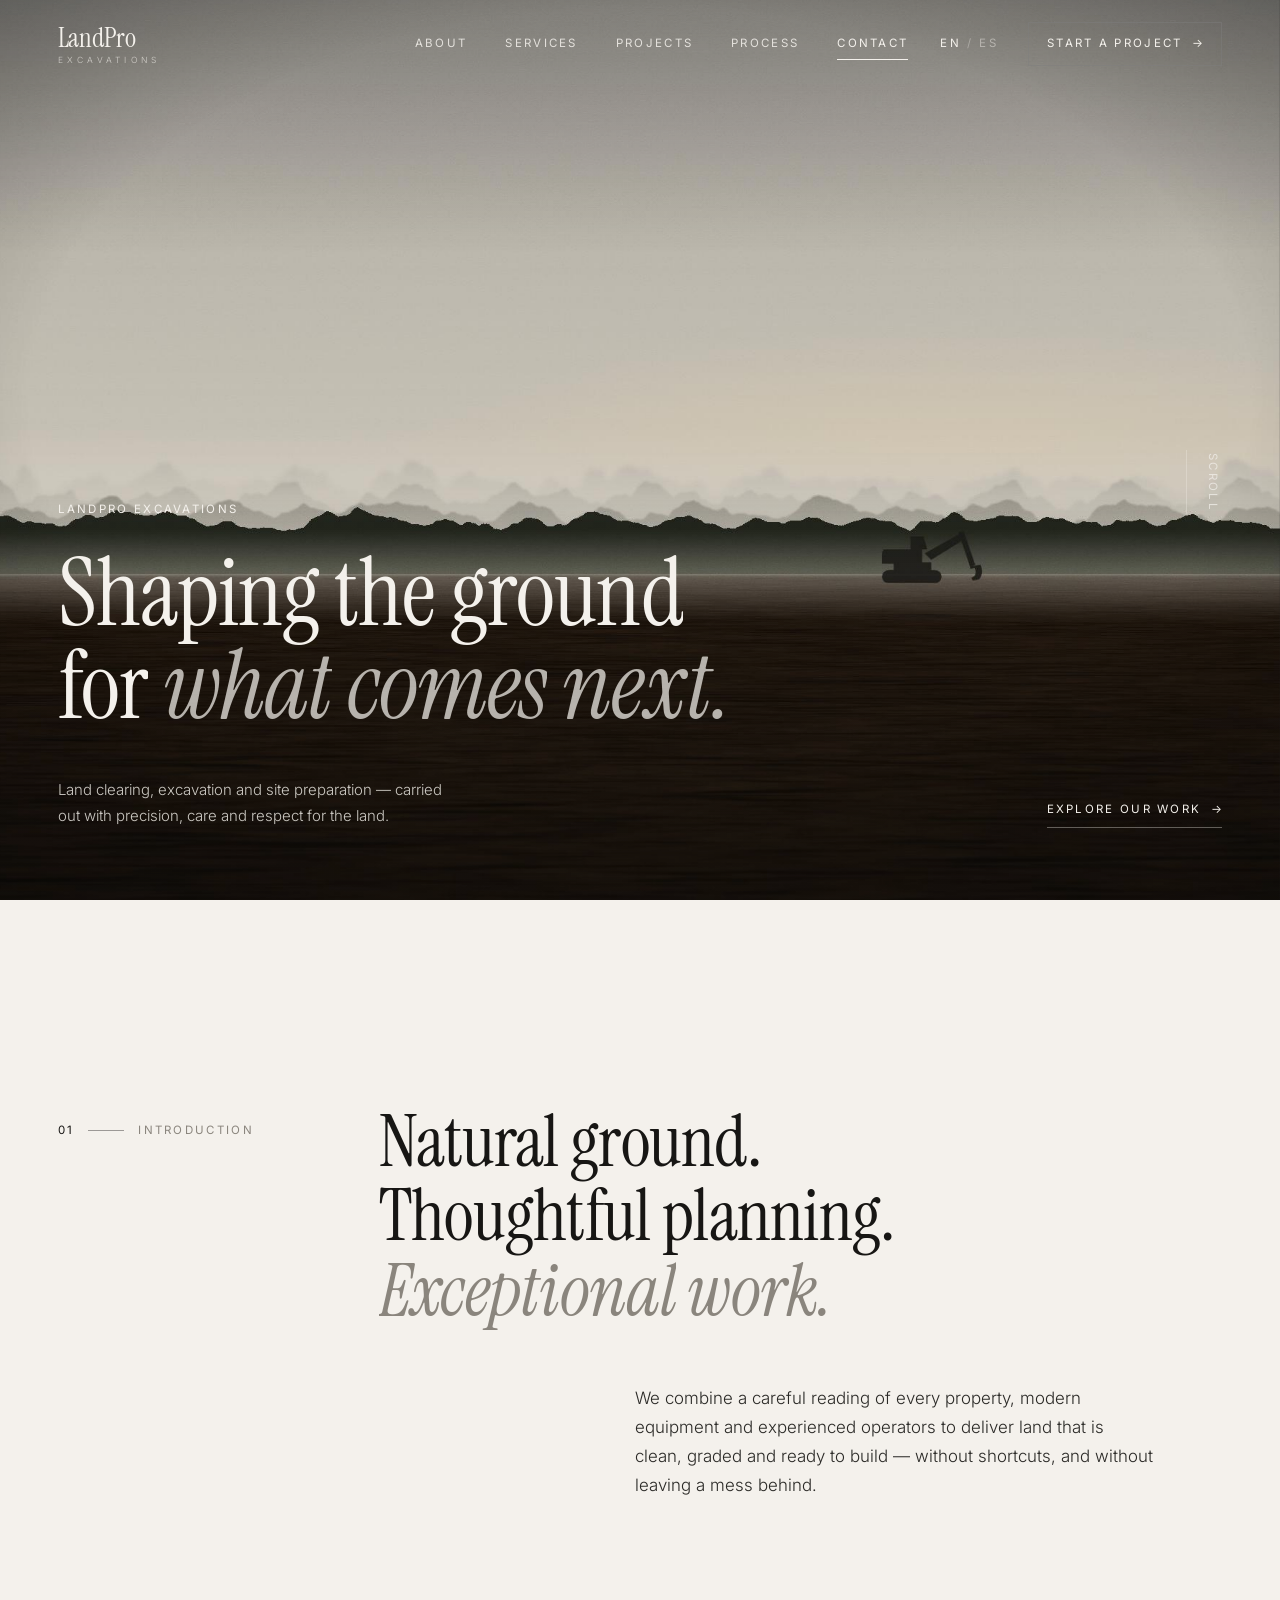
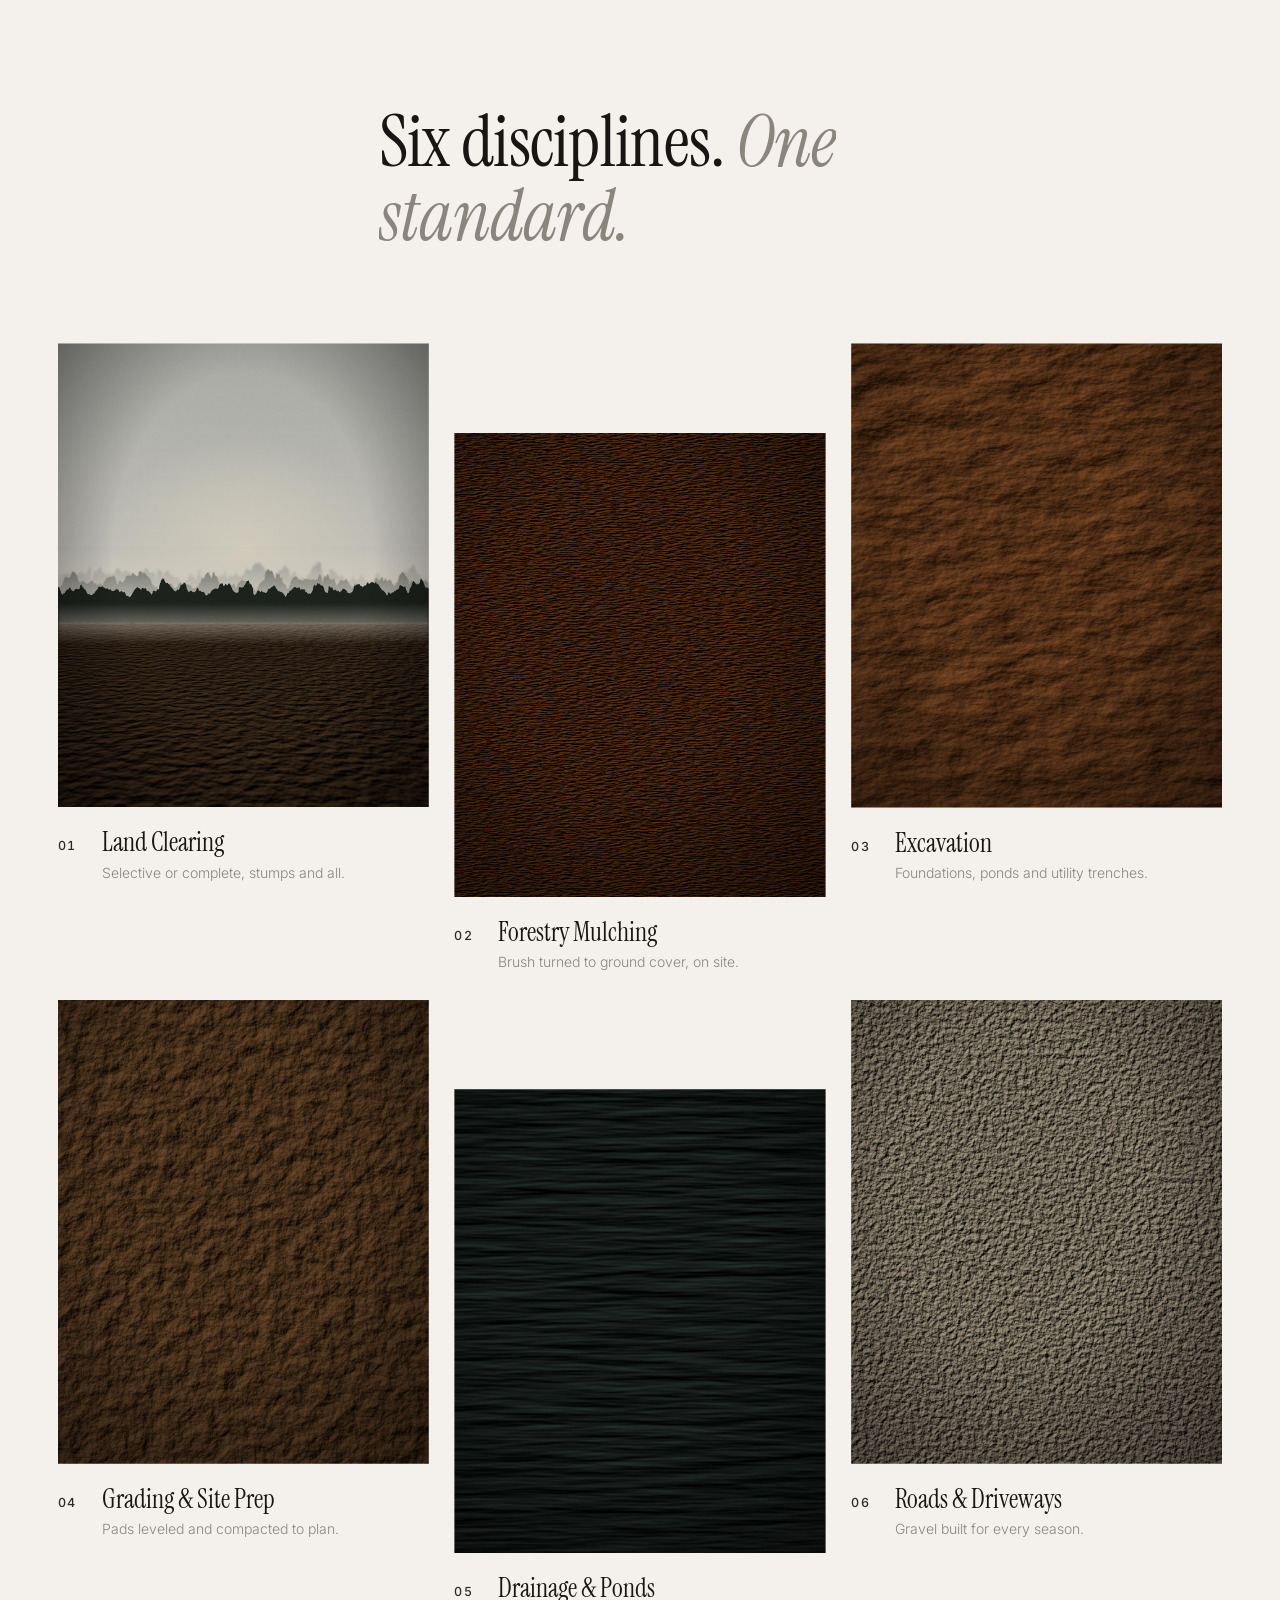
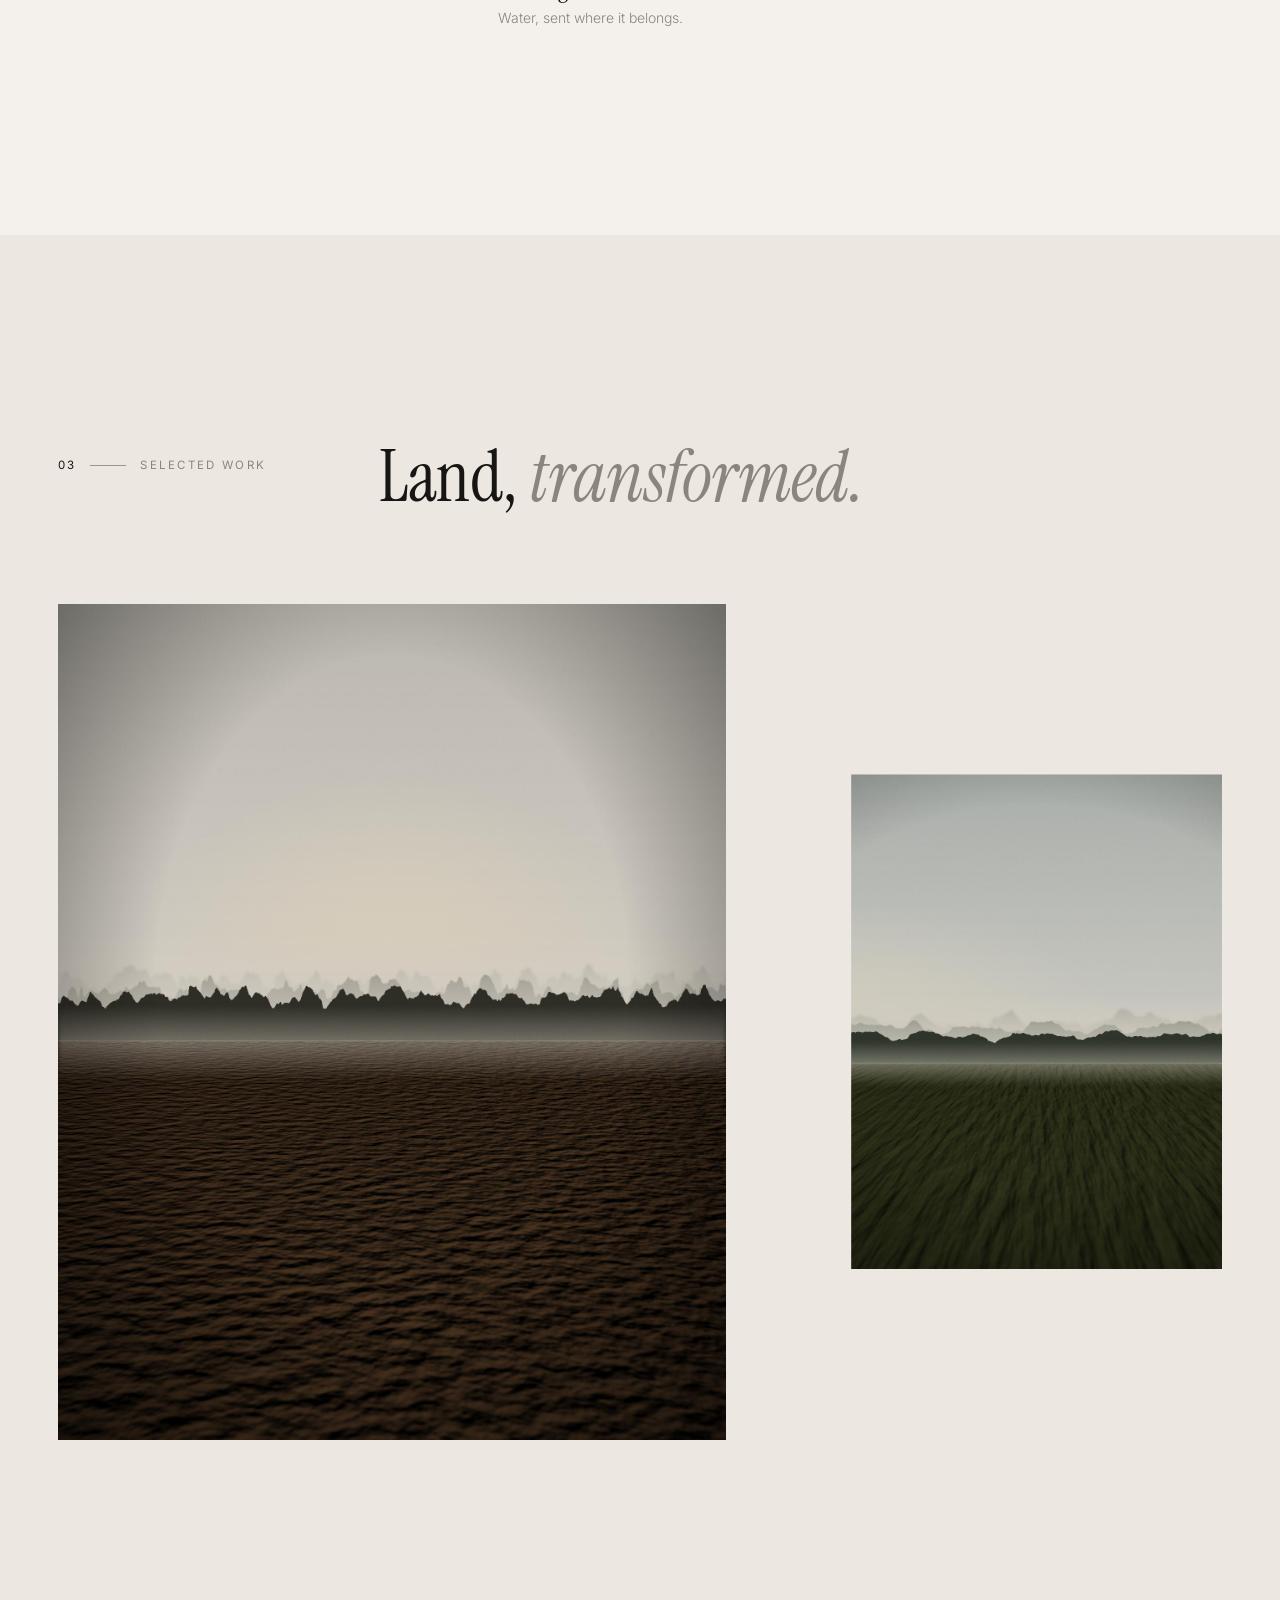
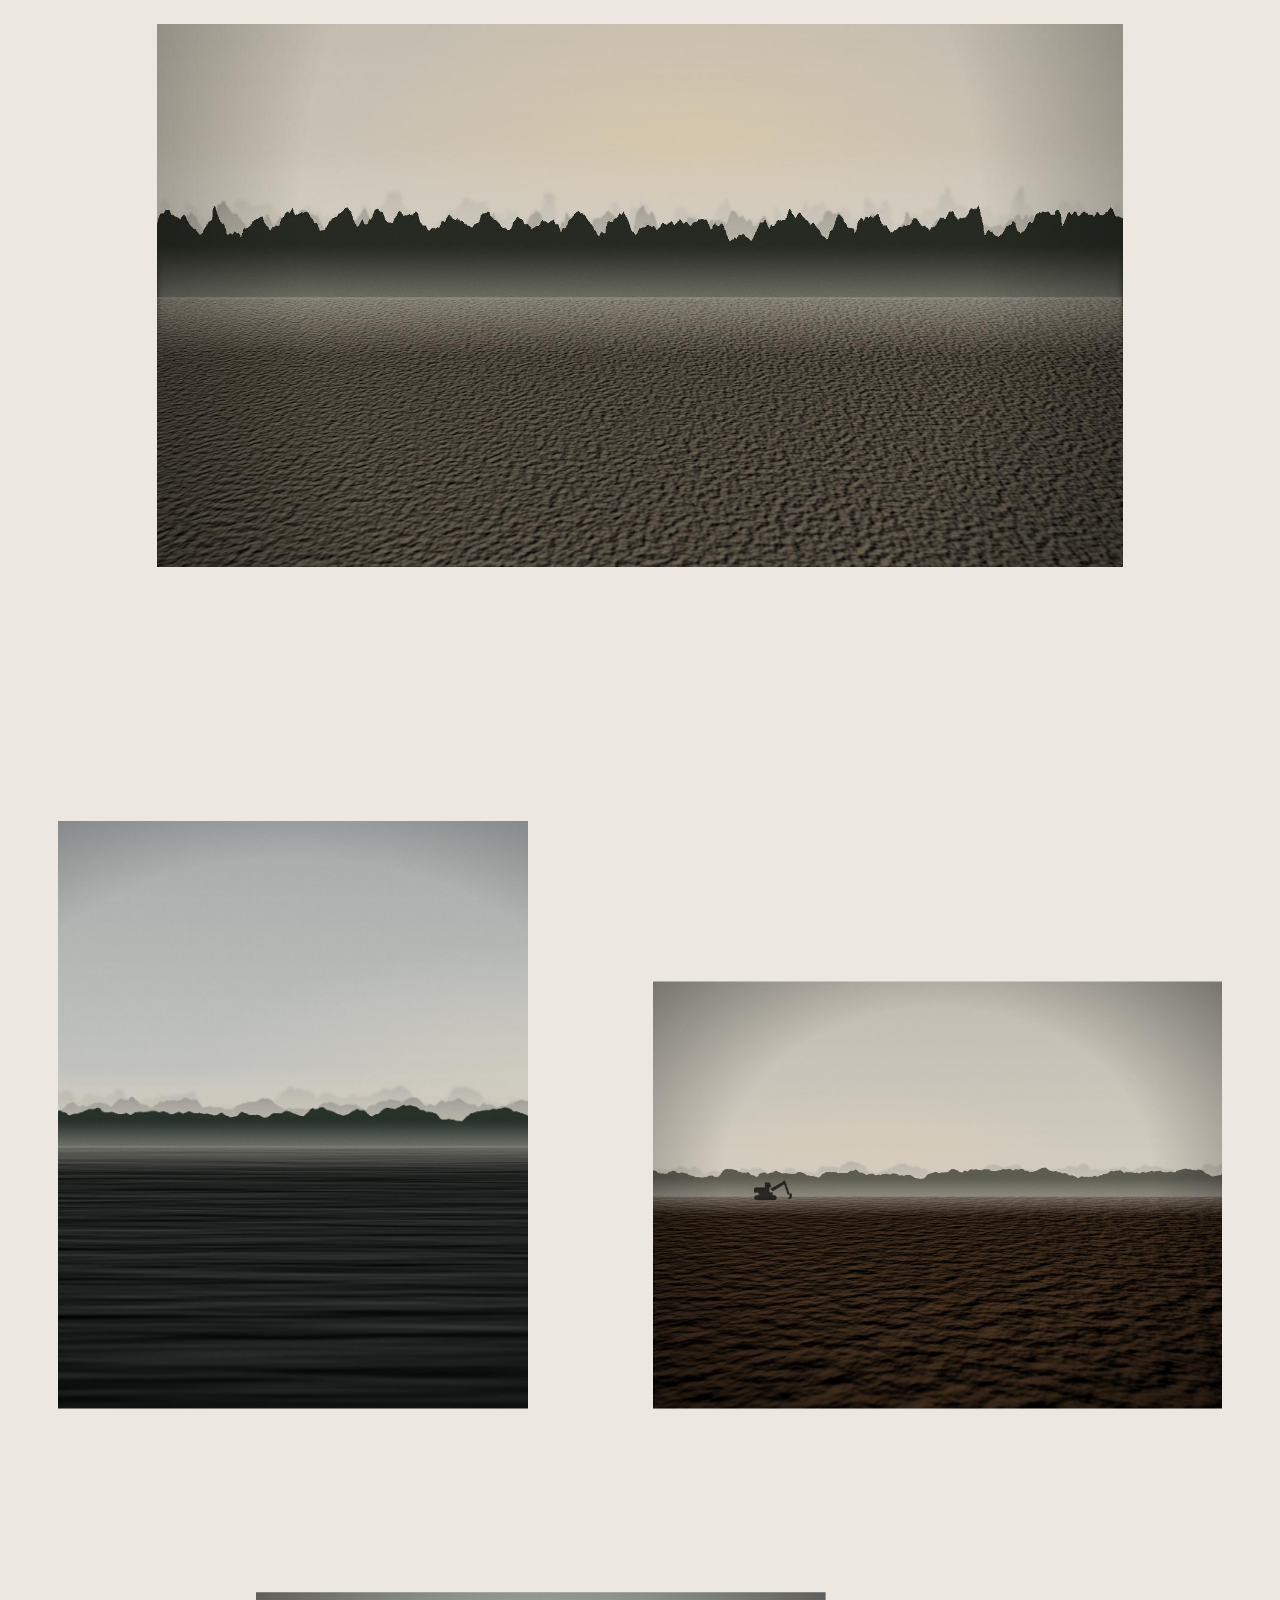
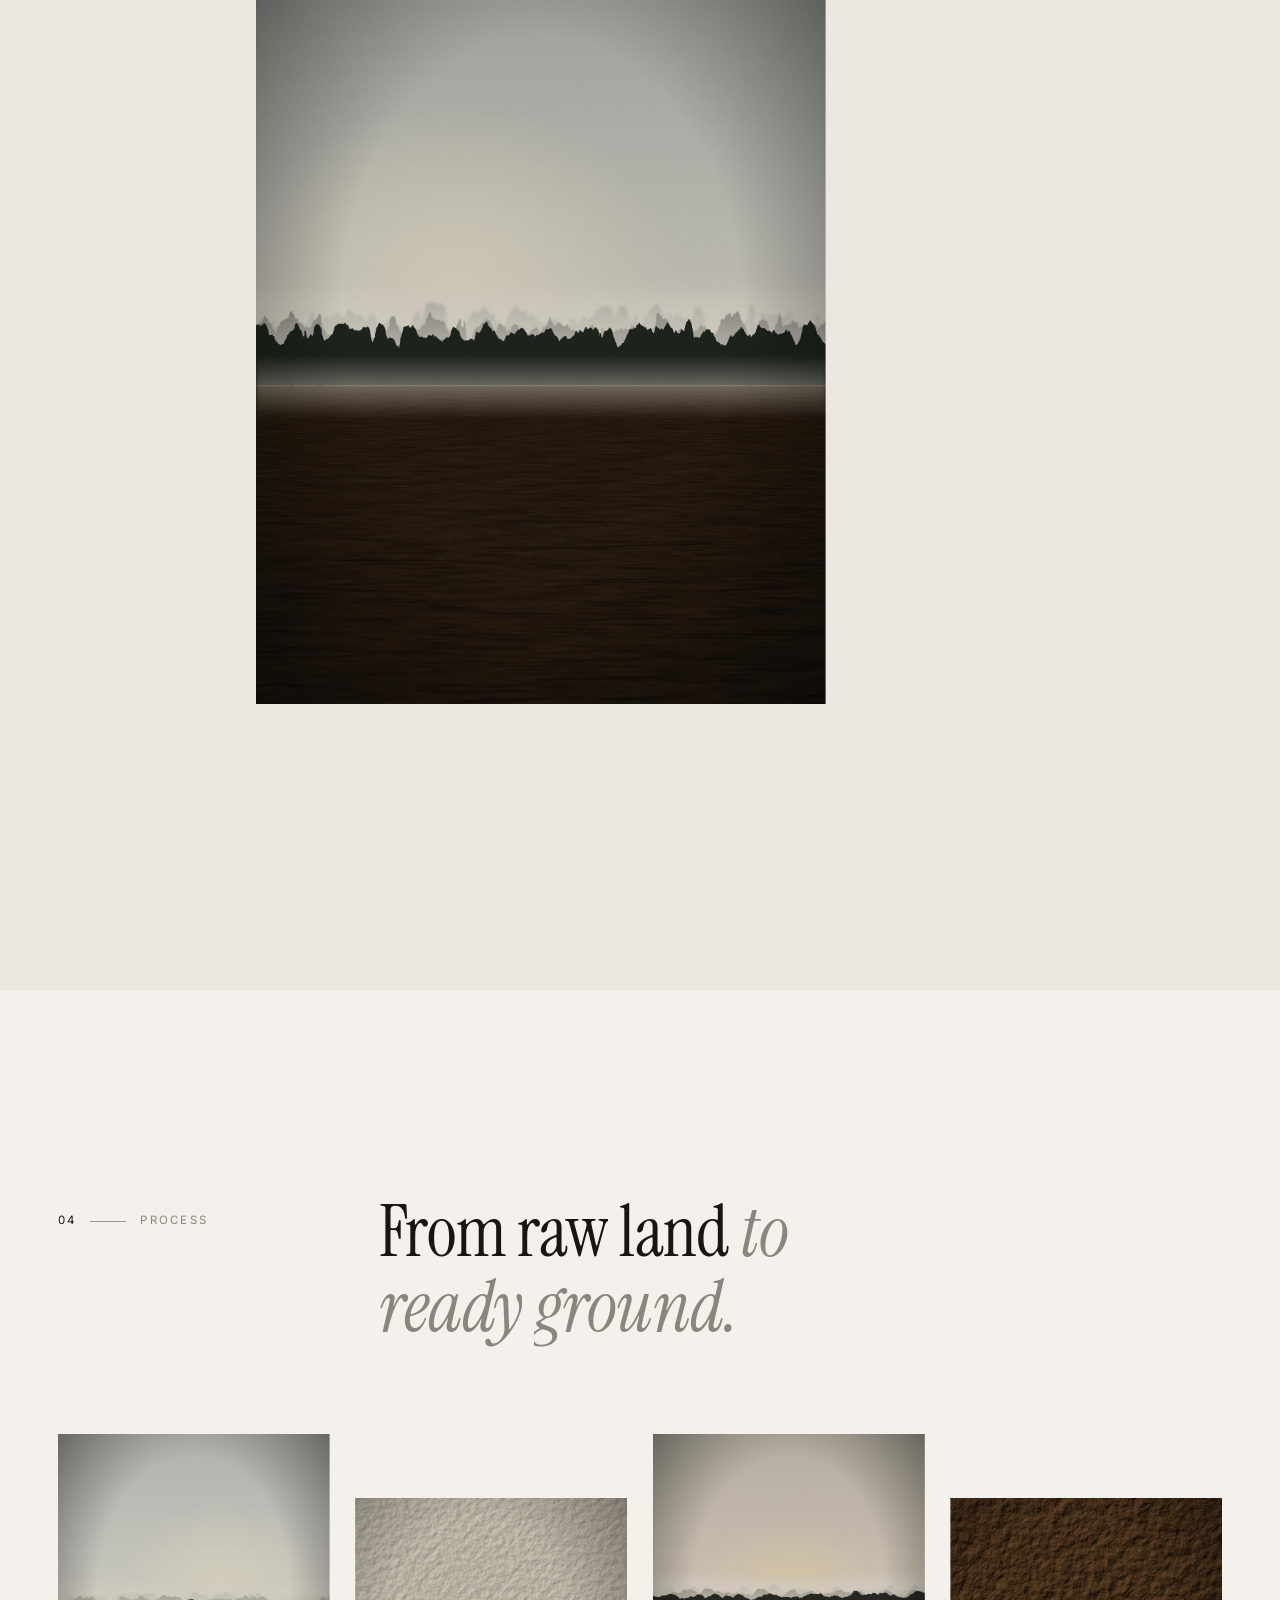
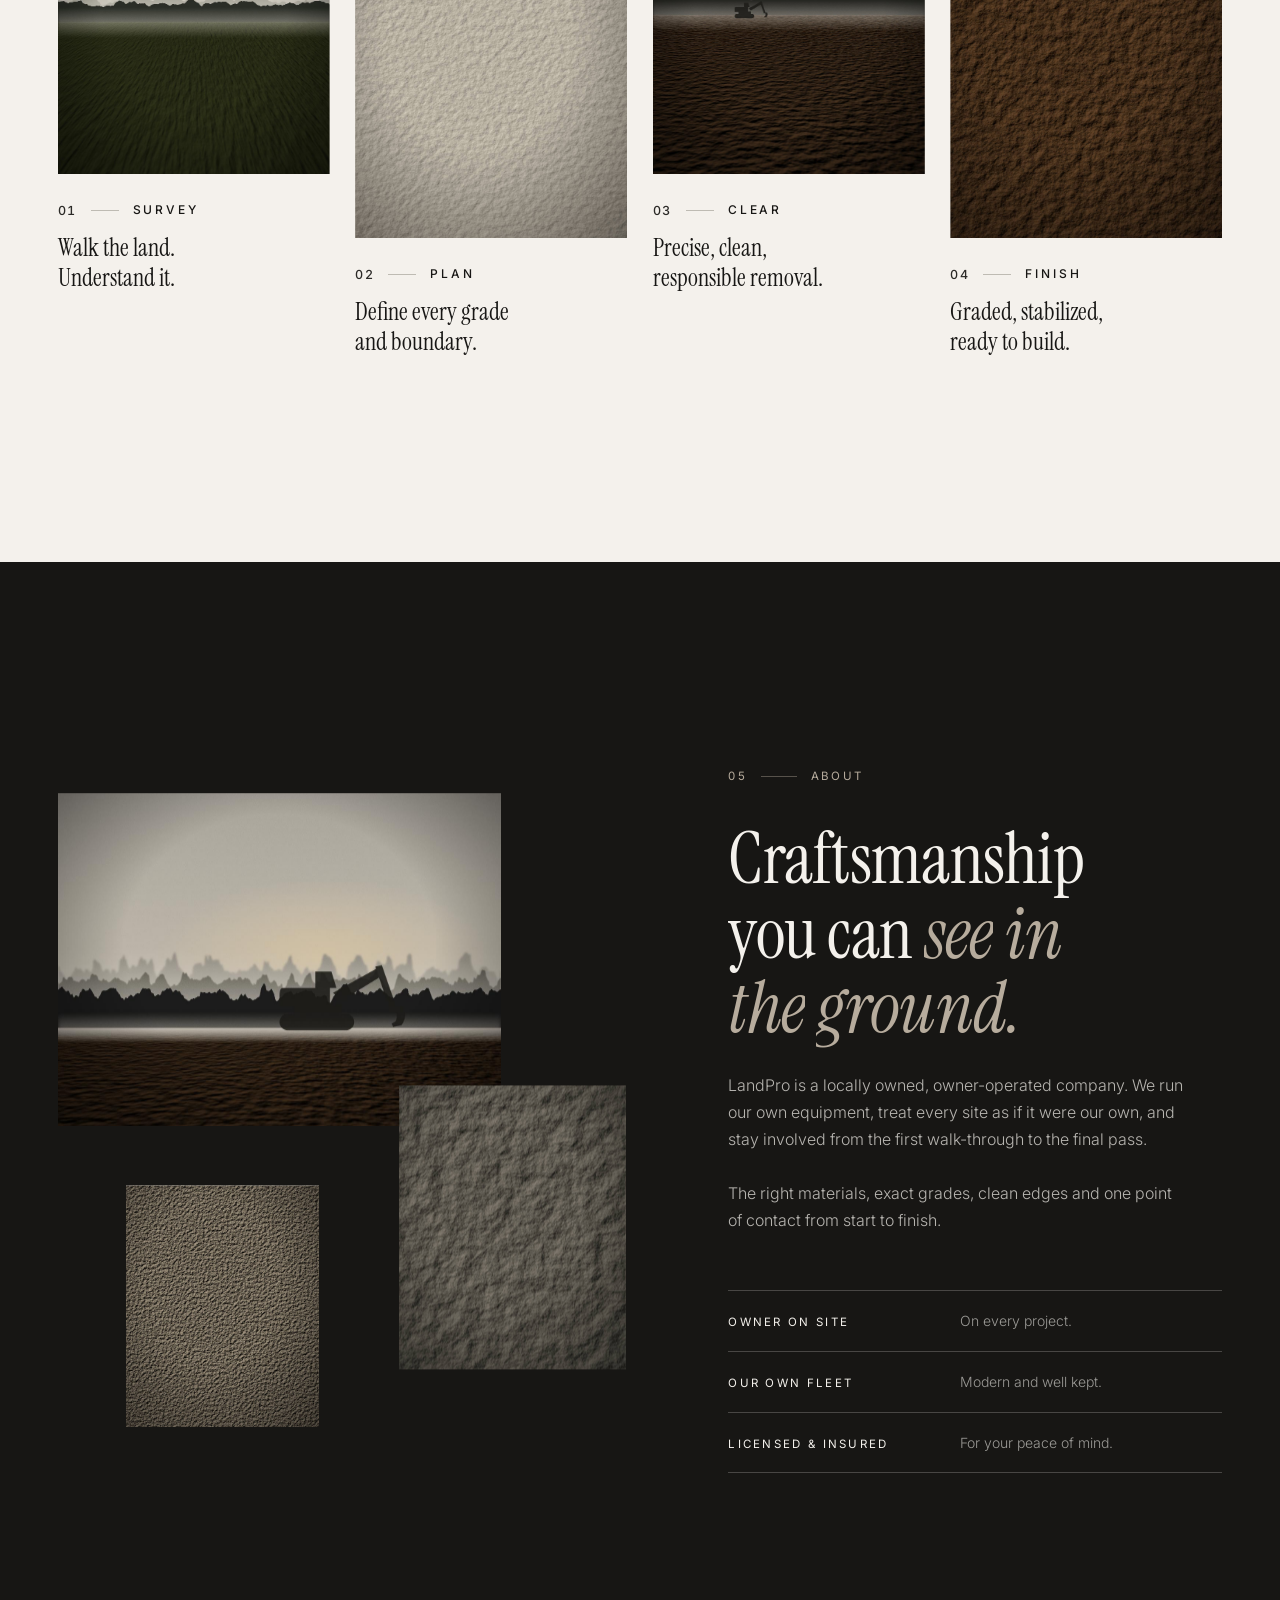
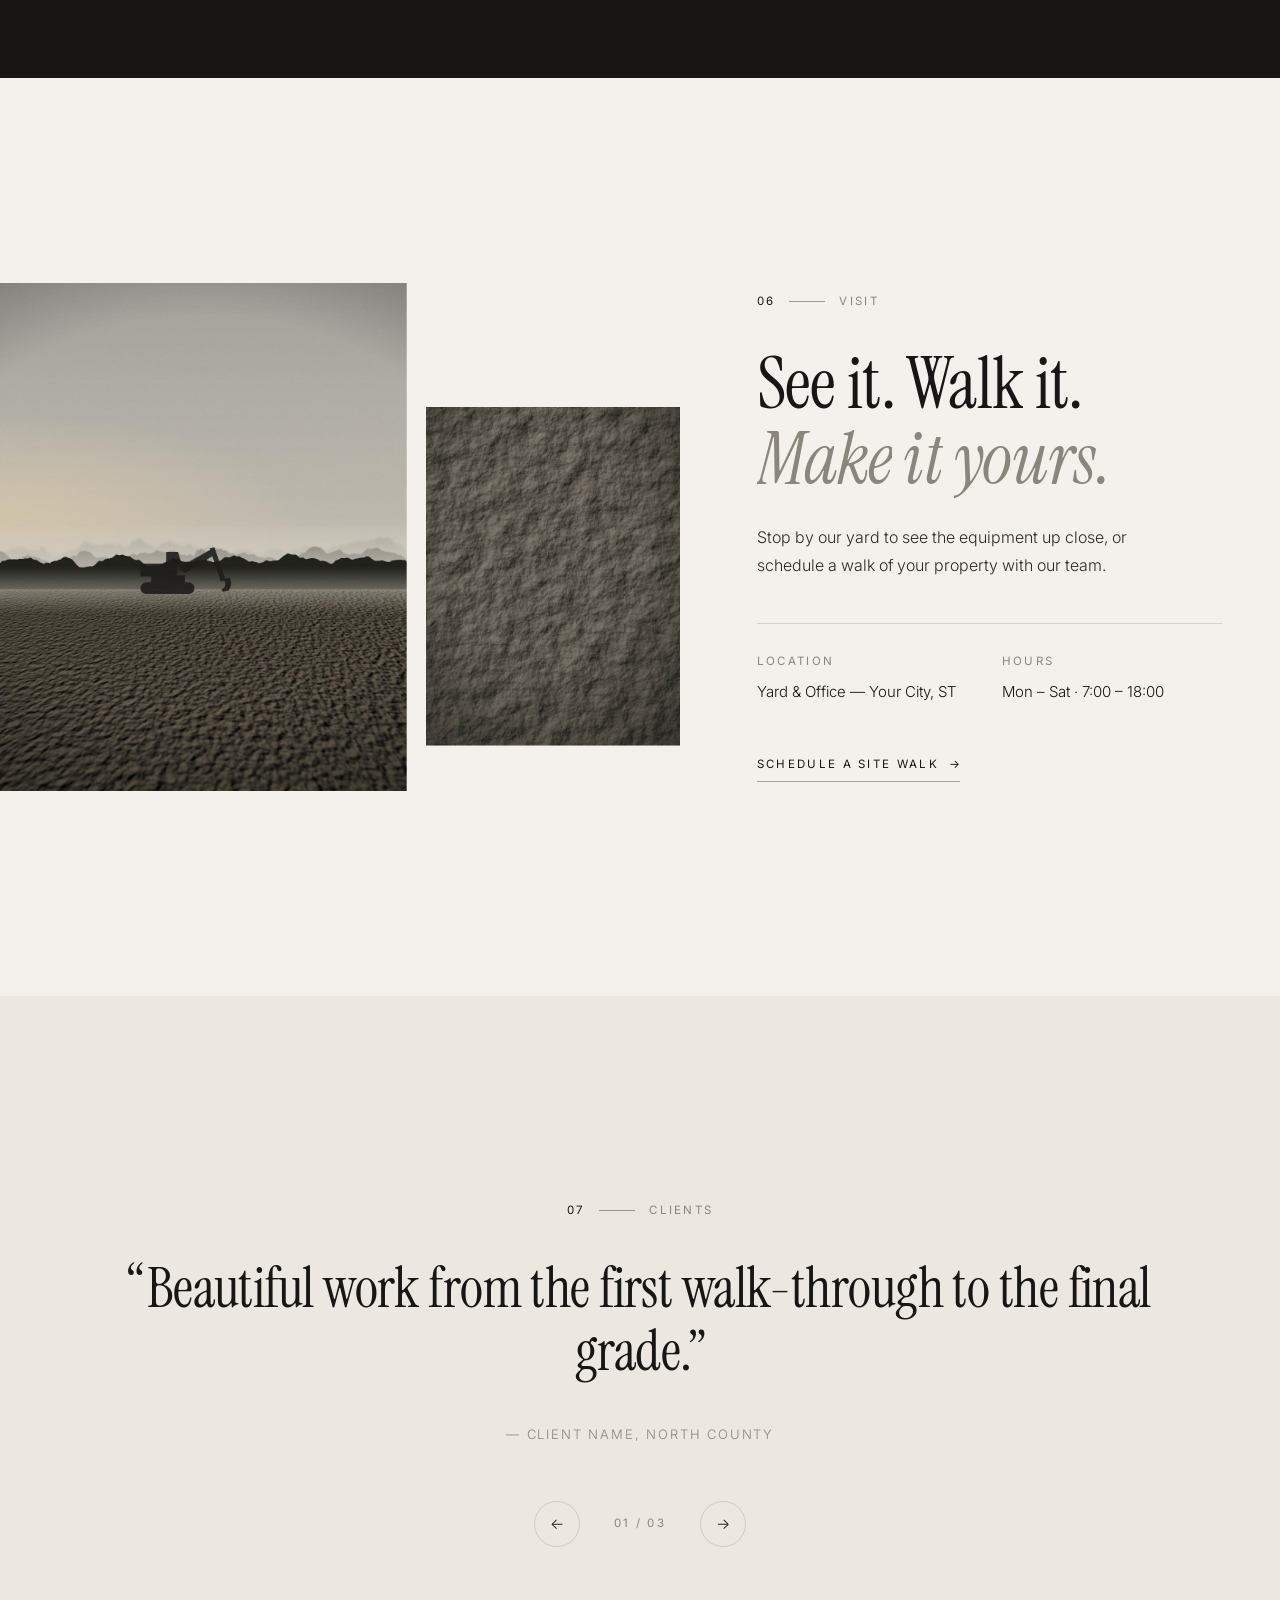
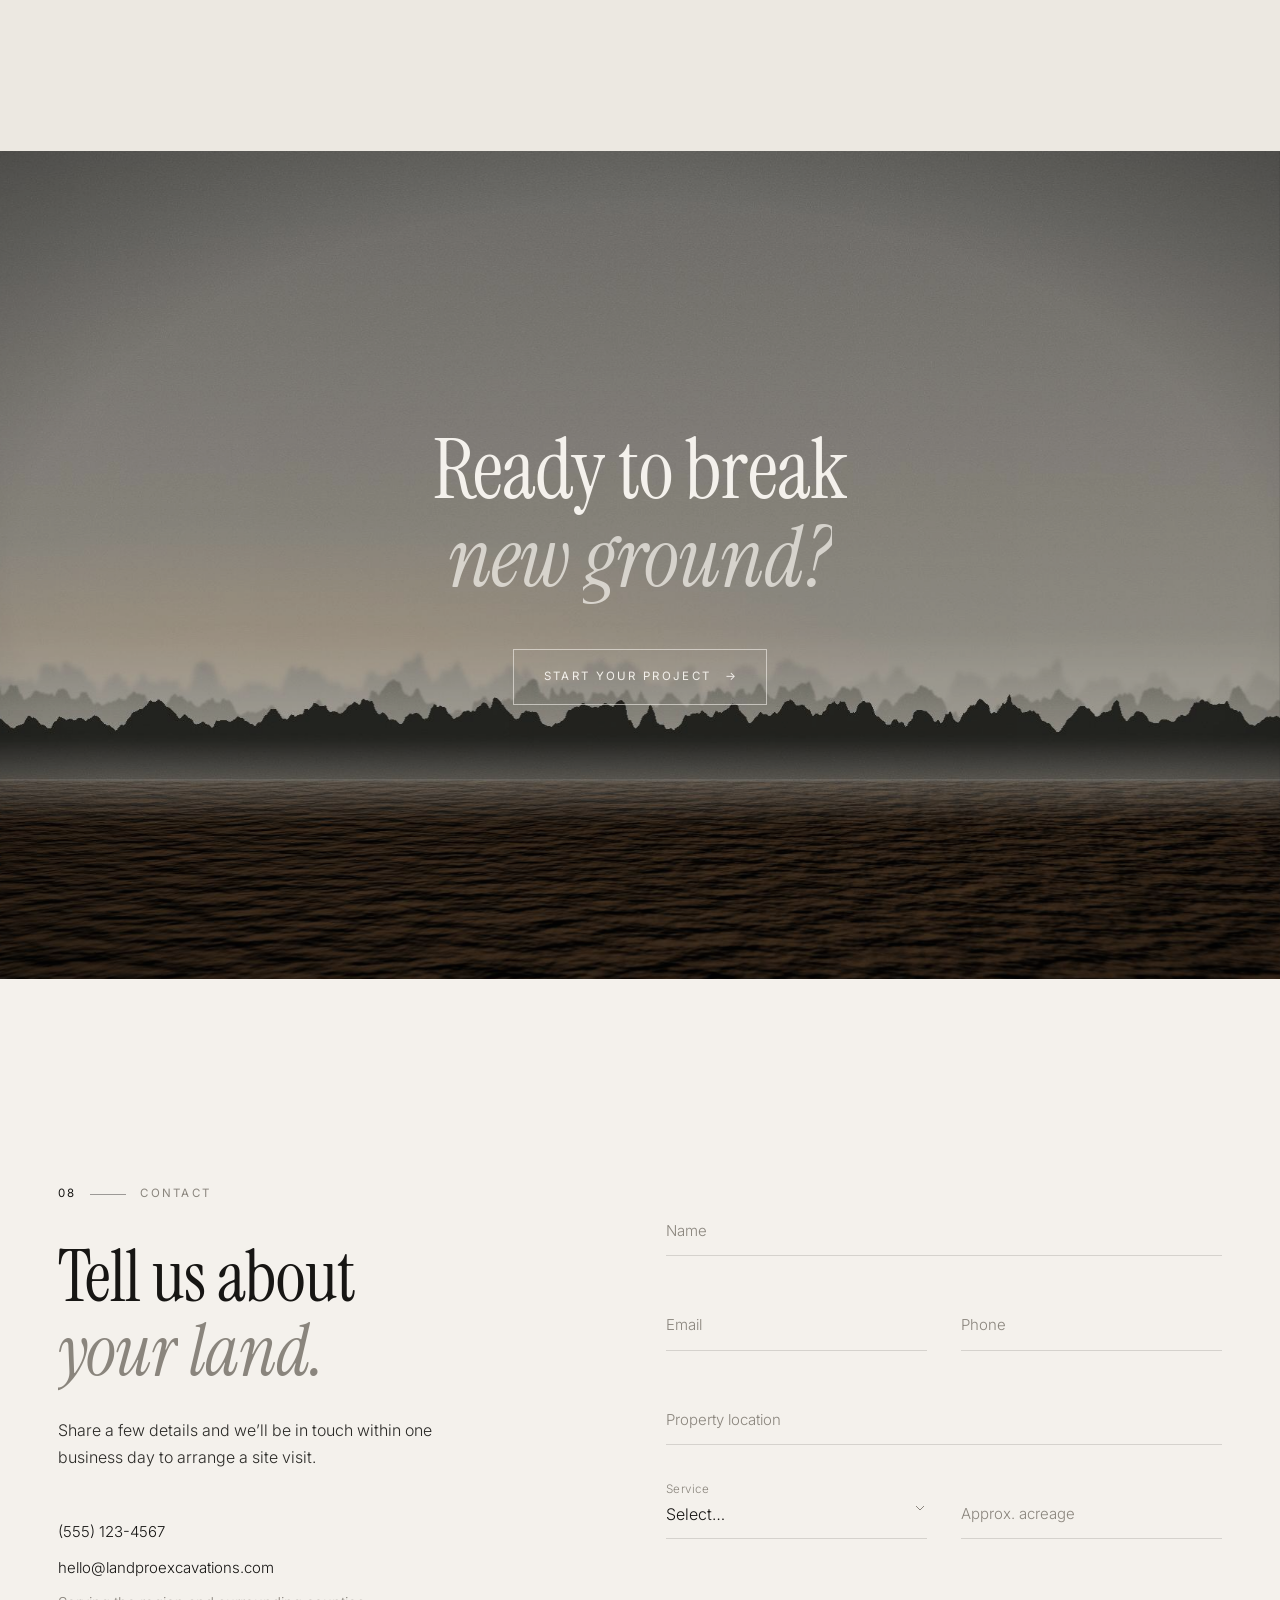
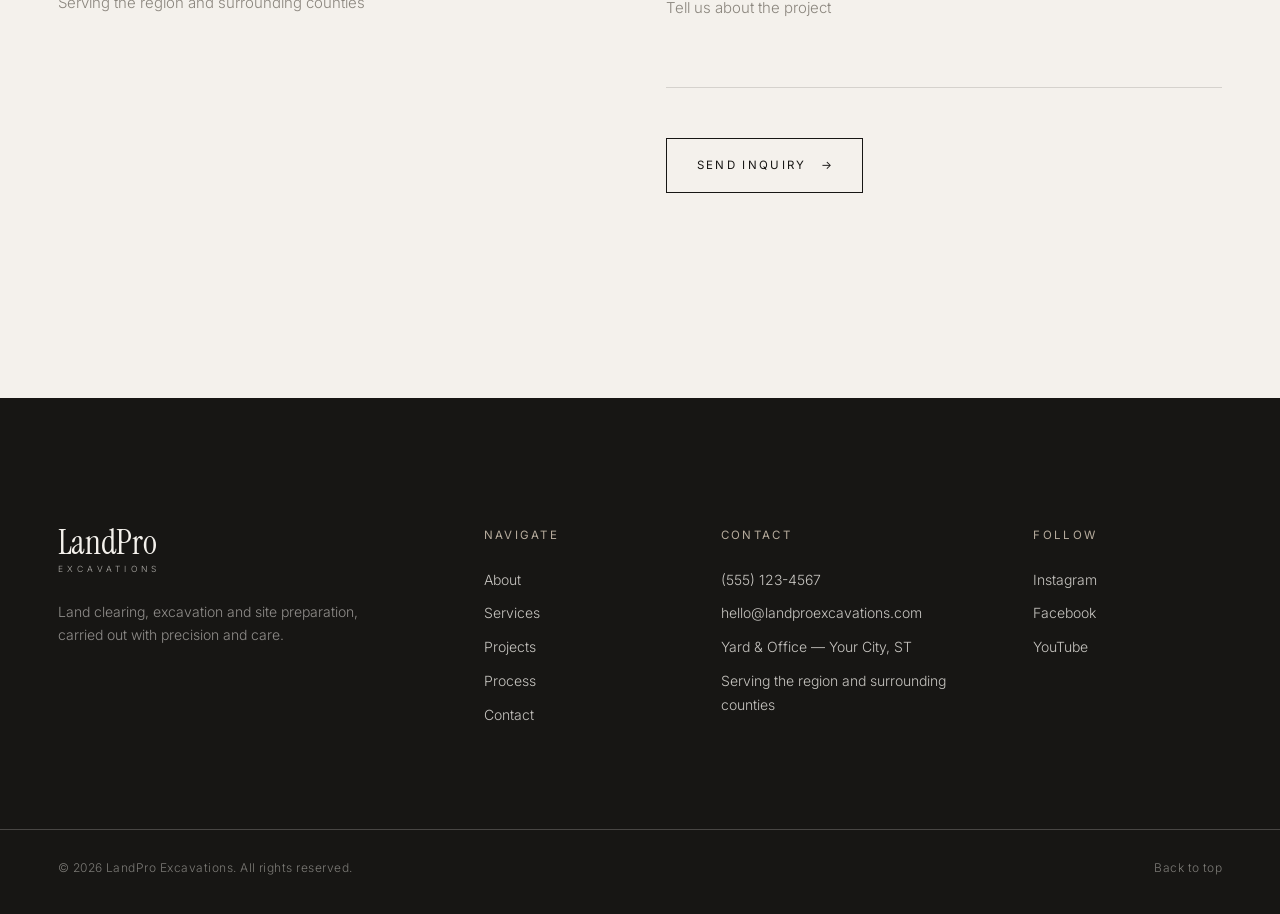
<file: landpro/index.html>
<!DOCTYPE html>
<html lang="en">
<head>
  <meta charset="UTF-8" />
  <meta name="viewport" content="width=device-width, initial-scale=1.0" />
  <title data-i18n="meta.title">LandPro Excavations — Land Clearing, Excavation &amp; Site Preparation</title>
  <meta name="description" content="LandPro Excavations: land clearing, forestry mulching, excavation, grading and site preparation — carried out with precision, care and respect for the land." />
  <meta name="theme-color" content="#171614" />
  <meta property="og:title" content="LandPro Excavations" />
  <meta property="og:description" content="Shaping the ground for what comes next." />
  <meta property="og:image" content="img/hero.jpg" />
  <link rel="icon" href="data:image/svg+xml,%3Csvg xmlns='http://www.w3.org/2000/svg' viewBox='0 0 32 32'%3E%3Crect width='32' height='32' fill='%23171614'/%3E%3Cpath d='M6 22h20M9 18h14' stroke='%23F4F1EC' stroke-width='1.6'/%3E%3C/svg%3E" />
  <link rel="preconnect" href="https://fonts.googleapis.com" />
  <link rel="preconnect" href="https://fonts.gstatic.com" crossorigin />
  <link href="https://fonts.googleapis.com/css2?family=Instrument+Serif:ital@0;1&family=Inter:wght@300;400;500&display=swap" rel="stylesheet" />
  <link rel="stylesheet" href="css/styles.css" />
  <script type="application/ld+json">
  {
    "@context": "https://schema.org",
    "@type": "HomeAndConstructionBusiness",
    "name": "LandPro Excavations",
    "description": "Land clearing, forestry mulching, excavation, grading and site preparation.",
    "telephone": "+1-555-123-4567",
    "email": "hello@landproexcavations.com"
  }
  </script>
</head>
<body class="page-home">

  <!-- ═══════════ NAVIGATION ═══════════ -->
  <header class="nav" id="nav">
    <div class="nav-inner">
      <a href="#top" class="brand" aria-label="LandPro Excavations — home">
        <span class="brand-name">LandPro</span>
        <span class="brand-sub">Excavations</span>
      </a>
      <nav class="nav-links" id="navLinks" aria-label="Main">
        <a href="#about" data-i18n="nav.about">About</a>
        <a href="#services" data-i18n="nav.services">Services</a>
        <a href="#projects" data-i18n="nav.projects">Projects</a>
        <a href="#process" data-i18n="nav.process">Process</a>
        <a href="#contact" data-i18n="nav.contact">Contact</a>
      </nav>
      <div class="nav-end">
        <div class="lang" role="group" aria-label="Language">
          <button type="button" data-lang="en" aria-pressed="true">EN</button><span>/</span><button type="button" data-lang="es" aria-pressed="false">ES</button>
        </div>
        <a href="#contact" class="nav-cta"><span data-i18n="nav.start">Start a Project</span> <span class="arrow">→</span></a>
        <button class="menu-btn" id="menuBtn" aria-expanded="false" aria-controls="navLinks"><span class="menu-label" data-i18n="nav.menu">Menu</span><span class="menu-lines" aria-hidden="true"><i></i><i></i></span></button>
      </div>
    </div>
  </header>

  <main id="top">
    <!-- ═══════════ HERO ═══════════ -->
    <section class="hero" aria-label="Introduction">
      <div class="hero-media" data-parallax="0.18">
        <img src="img/hero.jpg" alt="A cleared field at dawn at the edge of a misty forest, with an excavator in the distance" width="2400" height="1400" fetchpriority="high" />
      </div>
      <div class="hero-shade" aria-hidden="true"></div>
      <div class="hero-content wrap">
        <p class="kicker hero-kicker fade" data-i18n="hero.kicker">LandPro Excavations</p>
        <h1 class="hero-title split" data-i18n="hero.title">Shaping the ground<br>for <em>what comes next.</em></h1>
        <div class="hero-bottom">
          <p class="hero-text fade" data-i18n="hero.text">Land clearing, excavation and site preparation — carried out with precision, care and respect for the land.</p>
          <a href="#projects" class="link-arrow light fade"><span data-i18n="hero.cta">Explore Our Work</span> <span class="arrow">→</span></a>
        </div>
      </div>
      <div class="scroll-cue" aria-hidden="true"><span data-i18n="hero.scroll">Scroll</span><i></i></div>
    </section>

    <!-- ═══════════ INTRODUCTION ═══════════ -->
    <section class="intro section" id="about-intro">
      <div class="wrap intro-grid">
        <p class="label reveal"><span class="label-num">01</span><span data-i18n="intro.label">Introduction</span></p>
        <div>
          <h2 class="display split" data-i18n="intro.title">Natural ground. Thoughtful planning. <em>Exceptional work.</em></h2>
          <p class="intro-text reveal" data-i18n="intro.text">We combine a careful reading of every property, modern equipment and experienced operators to deliver land that is clean, graded and ready to build — without shortcuts, and without leaving a mess behind.</p>
        </div>
      </div>
    </section>

    <!-- ═══════════ SERVICES (disciplines) ═══════════ -->
    <section class="services section" id="services">
      <div class="wrap section-head">
        <p class="label reveal"><span class="label-num">02</span><span data-i18n="services.label">Services</span></p>
        <h2 class="display split" data-i18n="services.title">Six disciplines. <em>One standard.</em></h2>
      </div>
      <div class="services-track" id="servicesTrack">
        <a class="service" href="project.html#pine-grove">
          <div class="media reveal-img"><img src="img/discipline-clearing.jpg" alt="" loading="lazy" width="1200" height="1500" /></div>
          <div class="service-hover" aria-hidden="true"><span class="service-hover-name" data-i18n="sv1.n">Land Clearing</span><span class="service-hover-cta"><span data-i18n="services.explore">Explore</span> →</span></div>
          <div class="service-cap"><span class="service-num">01</span><span class="service-name" data-i18n="sv1.n">Land Clearing</span><span class="service-desc" data-i18n="sv1.d">Selective or complete, stumps and all.</span></div>
        </a>
        <a class="service" href="project.html#meadow-house">
          <div class="media reveal-img"><img src="img/discipline-mulching.jpg" alt="" loading="lazy" width="1200" height="1500" /></div>
          <div class="service-hover" aria-hidden="true"><span class="service-hover-name" data-i18n="sv2.n">Forestry Mulching</span><span class="service-hover-cta"><span data-i18n="services.explore">Explore</span> →</span></div>
          <div class="service-cap"><span class="service-num">02</span><span class="service-name" data-i18n="sv2.n">Forestry Mulching</span><span class="service-desc" data-i18n="sv2.d">Brush turned to ground cover, on site.</span></div>
        </a>
        <a class="service" href="project.html#still-water">
          <div class="media reveal-img"><img src="img/discipline-excavation.jpg" alt="" loading="lazy" width="1200" height="1500" /></div>
          <div class="service-hover" aria-hidden="true"><span class="service-hover-name" data-i18n="sv3.n">Excavation</span><span class="service-hover-cta"><span data-i18n="services.explore">Explore</span> →</span></div>
          <div class="service-cap"><span class="service-num">03</span><span class="service-name" data-i18n="sv3.n">Excavation</span><span class="service-desc" data-i18n="sv3.d">Foundations, ponds and utility trenches.</span></div>
        </a>
        <a class="service" href="project.html#south-county-pad">
          <div class="media reveal-img"><img src="img/discipline-grading.jpg" alt="" loading="lazy" width="1200" height="1500" /></div>
          <div class="service-hover" aria-hidden="true"><span class="service-hover-name" data-i18n="sv4.n">Grading &amp; Site Prep</span><span class="service-hover-cta"><span data-i18n="services.explore">Explore</span> →</span></div>
          <div class="service-cap"><span class="service-num">04</span><span class="service-name" data-i18n="sv4.n">Grading &amp; Site Prep</span><span class="service-desc" data-i18n="sv4.d">Pads leveled and compacted to plan.</span></div>
        </a>
        <a class="service" href="project.html#still-water">
          <div class="media reveal-img"><img src="img/discipline-drainage.jpg" alt="" loading="lazy" width="1200" height="1500" /></div>
          <div class="service-hover" aria-hidden="true"><span class="service-hover-name" data-i18n="sv5.n">Drainage &amp; Ponds</span><span class="service-hover-cta"><span data-i18n="services.explore">Explore</span> →</span></div>
          <div class="service-cap"><span class="service-num">05</span><span class="service-name" data-i18n="sv5.n">Drainage &amp; Ponds</span><span class="service-desc" data-i18n="sv5.d">Water, sent where it belongs.</span></div>
        </a>
        <a class="service" href="project.html#long-lane">
          <div class="media reveal-img"><img src="img/discipline-roads.jpg" alt="" loading="lazy" width="1200" height="1500" /></div>
          <div class="service-hover" aria-hidden="true"><span class="service-hover-name" data-i18n="sv6.n">Roads &amp; Driveways</span><span class="service-hover-cta"><span data-i18n="services.explore">Explore</span> →</span></div>
          <div class="service-cap"><span class="service-num">06</span><span class="service-name" data-i18n="sv6.n">Roads &amp; Driveways</span><span class="service-desc" data-i18n="sv6.d">Gravel built for every season.</span></div>
        </a>
      </div>
    </section>

    <!-- ═══════════ FEATURED PROJECTS ═══════════ -->
    <section class="projects section" id="projects">
      <div class="wrap section-head">
        <p class="label reveal"><span class="label-num">03</span><span data-i18n="projects.label">Selected Work</span></p>
        <h2 class="display split" data-i18n="projects.title">Land, <em>transformed.</em></h2>
      </div>
      <!-- Filled from js/data.js (PROJECTS) -->
      <div class="wrap editorial" id="projectGrid"></div>
    </section>

    <!-- ═══════════ PROCESS ═══════════ -->
    <section class="process section" id="process">
      <div class="wrap section-head">
        <p class="label reveal"><span class="label-num">04</span><span data-i18n="process.label">Process</span></p>
        <h2 class="display split" data-i18n="process.title">From raw land <em>to ready ground.</em></h2>
      </div>
      <ol class="wrap process-track">
        <li class="step">
          <div class="media reveal-img"><img src="img/process-survey.jpg" alt="" loading="lazy" width="1400" height="1750" /></div>
          <p class="step-head"><span class="step-num">01</span><span class="step-rule"></span><span class="step-title" data-i18n="pr1.t">Survey</span></p>
          <p class="step-text" data-i18n="pr1.d">Walk the land. Understand it.</p>
        </li>
        <li class="step">
          <div class="media reveal-img"><img src="img/process-plan.jpg" alt="" loading="lazy" width="1400" height="1750" /></div>
          <p class="step-head"><span class="step-num">02</span><span class="step-rule"></span><span class="step-title" data-i18n="pr2.t">Plan</span></p>
          <p class="step-text" data-i18n="pr2.d">Define every grade and boundary.</p>
        </li>
        <li class="step">
          <div class="media reveal-img"><img src="img/process-clear.jpg" alt="" loading="lazy" width="1400" height="1750" /></div>
          <p class="step-head"><span class="step-num">03</span><span class="step-rule"></span><span class="step-title" data-i18n="pr3.t">Clear</span></p>
          <p class="step-text" data-i18n="pr3.d">Precise, clean, responsible removal.</p>
        </li>
        <li class="step">
          <div class="media reveal-img"><img src="img/process-grade.jpg" alt="" loading="lazy" width="1400" height="1750" /></div>
          <p class="step-head"><span class="step-num">04</span><span class="step-rule"></span><span class="step-title" data-i18n="pr4.t">Finish</span></p>
          <p class="step-text" data-i18n="pr4.d">Graded, stabilized, ready to build.</p>
        </li>
      </ol>
    </section>

    <!-- ═══════════ ABOUT ═══════════ -->
    <section class="about section" id="about">
      <div class="wrap about-grid">
        <div class="about-collage">
          <div class="media about-a reveal-img" data-parallax="-0.06"><img src="img/about-2.jpg" alt="Excavator at the edge of a forest at first light" loading="lazy" width="1200" height="900" /></div>
          <div class="media about-b reveal-img" data-parallax="0.08"><img src="img/about-1.jpg" alt="Close-up of natural stone" loading="lazy" width="1400" height="1750" /></div>
          <div class="media about-c reveal-img"><img src="img/about-3.jpg" alt="Close-up of compacted gravel" loading="lazy" width="1200" height="1500" /></div>
        </div>
        <div class="about-copy">
          <p class="label reveal"><span class="label-num">05</span><span data-i18n="about.label">About</span></p>
          <h2 class="display split" data-i18n="about.title">Craftsmanship you can <em>see in the ground.</em></h2>
          <p class="reveal" data-i18n="about.p1">LandPro is a locally owned, owner-operated company. We run our own equipment, treat every site as if it were our own, and stay involved from the first walk-through to the final pass.</p>
          <p class="reveal" data-i18n="about.p2">The right materials, exact grades, clean edges and one point of contact from start to finish.</p>
          <dl class="facts reveal">
            <div><dt data-i18n="about.f1t">Owner on site</dt><dd data-i18n="about.f1d">On every project.</dd></div>
            <div><dt data-i18n="about.f2t">Our own fleet</dt><dd data-i18n="about.f2d">Modern and well kept.</dd></div>
            <div><dt data-i18n="about.f3t">Licensed &amp; insured</dt><dd data-i18n="about.f3d">For your peace of mind.</dd></div>
          </dl>
        </div>
      </div>
    </section>

    <!-- ═══════════ VISIT (yard / site walk) ═══════════ -->
    <section class="visit section">
      <div class="visit-media">
        <div class="media visit-a reveal-img"><img src="img/yard-1.jpg" alt="The LandPro fleet at the yard" loading="lazy" width="2000" height="1300" /></div>
        <div class="media visit-b reveal-img"><img src="img/yard-2.jpg" alt="" loading="lazy" width="1200" height="1500" /></div>
      </div>
      <div class="wrap visit-copy">
        <p class="label reveal"><span class="label-num">06</span><span data-i18n="visit.label">Visit</span></p>
        <h2 class="display split" data-i18n="visit.title">See it. Walk it. <em>Make it yours.</em></h2>
        <p class="reveal" data-i18n="visit.text">Stop by our yard to see the equipment up close, or schedule a walk of your property with our team.</p>
        <dl class="visit-info reveal">
          <div><dt data-i18n="visit.where">Location</dt><dd data-cfg="address">Yard &amp; Office — Your City, ST</dd></div>
          <div><dt data-i18n="visit.when">Hours</dt><dd data-cfg="hours">Mon – Sat · 7:00 – 18:00</dd></div>
        </dl>
        <a href="#contact" class="link-arrow reveal"><span data-i18n="visit.cta">Schedule a Site Walk</span> <span class="arrow">→</span></a>
      </div>
    </section>

    <!-- ═══════════ TESTIMONIALS ═══════════ -->
    <!-- NOTE: sample quotes for layout — replace with real client testimonials before launch -->
    <section class="quotes section" aria-roledescription="carousel" aria-label="Testimonials">
      <div class="wrap quotes-inner">
        <p class="label reveal"><span class="label-num">07</span><span data-i18n="reviews.label">Clients</span></p>
        <div class="quote-stage reveal" id="quoteStage" aria-live="polite">
          <figure class="quote is-active">
            <blockquote data-i18n="rv1.q">Beautiful work from the first walk-through to the final grade.</blockquote>
            <figcaption>— Client Name, <span>North County</span></figcaption>
          </figure>
          <figure class="quote">
            <blockquote data-i18n="rv2.q">They kept every tree we cared about. The land feels open, but still ours.</blockquote>
            <figcaption>— Client Name, <span>River Valley</span></figcaption>
          </figure>
          <figure class="quote">
            <blockquote data-i18n="rv3.q">On time, precise and clean. Our build started exactly when we planned.</blockquote>
            <figcaption>— Client Name, <span>South County</span></figcaption>
          </figure>
        </div>
        <div class="quote-nav reveal">
          <button type="button" class="qbtn" id="qPrev"><span class="sr" data-i18n="reviews.prev">Previous</span>←</button>
          <span class="qcount"><span id="qIndex">01</span> / <span id="qTotal">03</span></span>
          <button type="button" class="qbtn" id="qNext"><span class="sr" data-i18n="reviews.next">Next</span>→</button>
        </div>
      </div>
    </section>

    <!-- ═══════════ FINAL CTA ═══════════ -->
    <section class="final">
      <div class="final-media" data-parallax="0.15"><img src="img/cta.jpg" alt="" loading="lazy" width="2400" height="1300" /></div>
      <div class="final-shade" aria-hidden="true"></div>
      <div class="wrap final-content">
        <h2 class="display light split" data-i18n="cta.title">Ready to break <em>new ground?</em></h2>
        <a href="#contact" class="btn-line light fade"><span data-i18n="cta.button">Start Your Project</span> <span class="arrow">→</span></a>
      </div>
    </section>

    <!-- ═══════════ CONTACT ═══════════ -->
    <section class="contact section" id="contact">
      <div class="wrap contact-grid">
        <div class="contact-copy">
          <p class="label reveal"><span class="label-num">08</span><span data-i18n="contact.label">Contact</span></p>
          <h2 class="display split" data-i18n="contact.title">Tell us about <em>your land.</em></h2>
          <p class="reveal" data-i18n="contact.text">Share a few details and we’ll be in touch within one business day to arrange a site visit.</p>
          <ul class="contact-lines reveal">
            <li><a href="tel:+15551234567" data-cfg="phone" data-cfg-href="phoneHref">(555) 123-4567</a></li>
            <li><a href="mailto:hello@landproexcavations.com" data-cfg="email" data-cfg-href="emailHref">hello@landproexcavations.com</a></li>
            <li data-cfg="region">Serving the region and surrounding counties</li>
          </ul>
        </div>
        <!-- To receive inquiries by email set action="https://formspree.io/f/XXXXXXX" -->
        <form class="form reveal" id="inquiry" action="" method="POST" novalidate>
          <label class="field"><input name="name" required autocomplete="name" placeholder=" " /><span data-i18n="form.name">Name</span></label>
          <div class="field-row">
            <label class="field"><input name="email" type="email" required autocomplete="email" placeholder=" " /><span data-i18n="form.email">Email</span></label>
            <label class="field"><input name="phone" type="tel" required autocomplete="tel" placeholder=" " /><span data-i18n="form.phone">Phone</span></label>
          </div>
          <label class="field"><input name="location" placeholder=" " /><span data-i18n="form.location">Property location</span></label>
          <div class="field-row">
            <label class="field select"><select name="service">
                <option value="" data-i18n="form.choose">Select…</option>
                <option data-i18n="sv1.n">Land Clearing</option>
                <option data-i18n="sv2.n">Forestry Mulching</option>
                <option data-i18n="sv3.n">Excavation</option>
                <option data-i18n="sv4.n">Grading &amp; Site Prep</option>
                <option data-i18n="sv5.n">Drainage &amp; Ponds</option>
                <option data-i18n="sv6.n">Roads &amp; Driveways</option>
                <option data-i18n="form.other">Other / not sure</option>
              </select><span class="is-up" data-i18n="form.service">Service</span></label>
            <label class="field"><input name="size" placeholder=" " /><span data-i18n="form.size">Approx. acreage</span></label>
          </div>
          <label class="field"><textarea name="message" rows="3" placeholder=" "></textarea><span data-i18n="form.message">Tell us about the project</span></label>
          <div class="form-foot">
            <button type="submit" class="btn-line"><span data-i18n="form.submit">Send Inquiry</span> <span class="arrow">→</span></button>
            <p class="form-status" id="formStatus" role="status" aria-live="polite"></p>
          </div>
        </form>
      </div>
    </section>
  </main>

  <!-- ═══════════ FOOTER ═══════════ -->
  <footer class="footer">
    <div class="wrap footer-grid">
      <div class="footer-brand">
        <a href="#top" class="brand"><span class="brand-name">LandPro</span><span class="brand-sub">Excavations</span></a>
        <p data-i18n="footer.about">Land clearing, excavation and site preparation, carried out with precision and care.</p>
      </div>
      <div>
        <p class="footer-h" data-i18n="footer.nav">Navigate</p>
        <ul>
          <li><a href="#about" data-i18n="nav.about">About</a></li>
          <li><a href="#services" data-i18n="nav.services">Services</a></li>
          <li><a href="#projects" data-i18n="nav.projects">Projects</a></li>
          <li><a href="#process" data-i18n="nav.process">Process</a></li>
          <li><a href="#contact" data-i18n="nav.contact">Contact</a></li>
        </ul>
      </div>
      <div>
        <p class="footer-h" data-i18n="footer.contact">Contact</p>
        <ul>
          <li><a href="tel:+15551234567" data-cfg="phone" data-cfg-href="phoneHref">(555) 123-4567</a></li>
          <li><a href="mailto:hello@landproexcavations.com" data-cfg="email" data-cfg-href="emailHref">hello@landproexcavations.com</a></li>
          <li data-cfg="address">Yard &amp; Office — Your City, ST</li>
          <li data-cfg="region">Serving the region and surrounding counties</li>
        </ul>
      </div>
      <div>
        <p class="footer-h" data-i18n="footer.follow">Follow</p>
        <ul>
          <li><a href="#" data-cfg-href="instagram">Instagram</a></li>
          <li><a href="#" data-cfg-href="facebook">Facebook</a></li>
          <li><a href="#" data-cfg-href="youtube">YouTube</a></li>
        </ul>
      </div>
    </div>
    <div class="wrap footer-base">
      <p>© <span class="year">2026</span> LandPro Excavations. <span data-i18n="footer.rights">All rights reserved.</span></p>
      <a href="#top" data-i18n="footer.top">Back to top</a>
    </div>
  </footer>

  <script src="js/data.js"></script>
  <script src="js/main.js"></script>
</body>
</html>
</file>
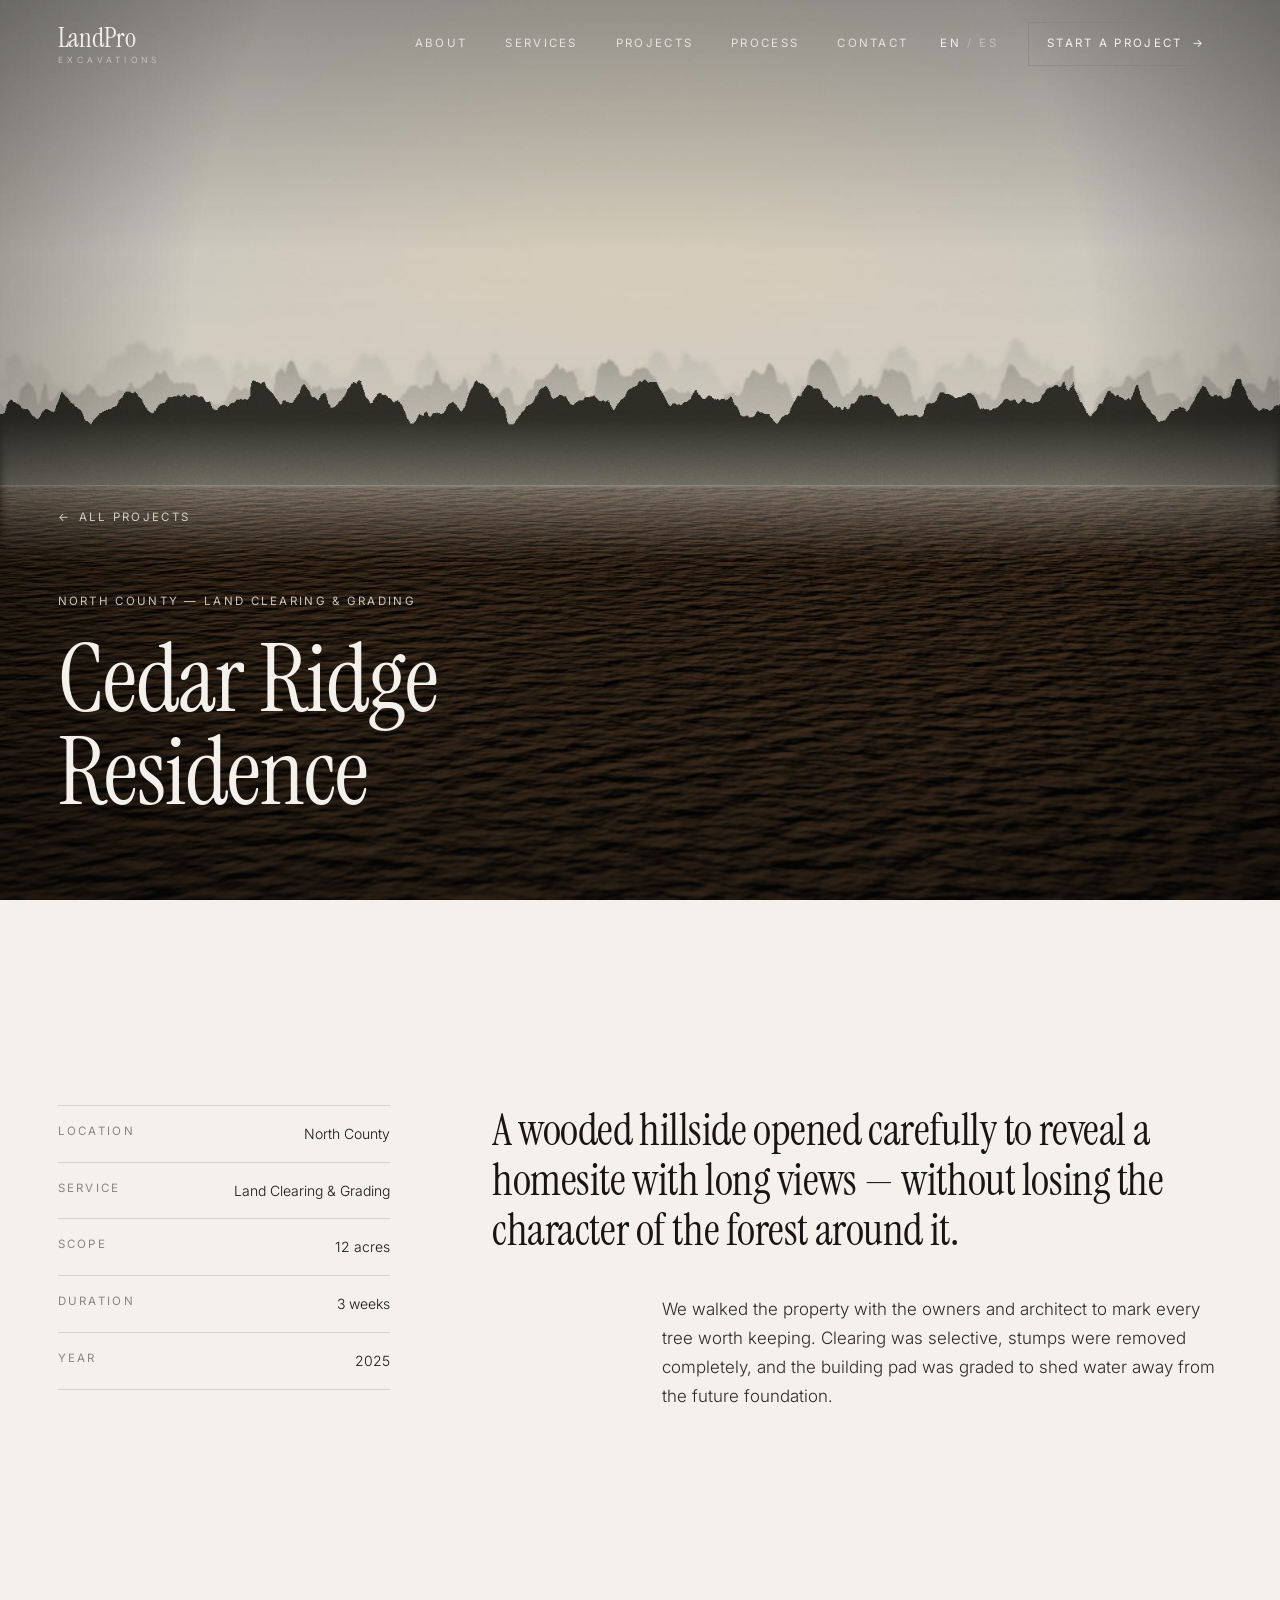
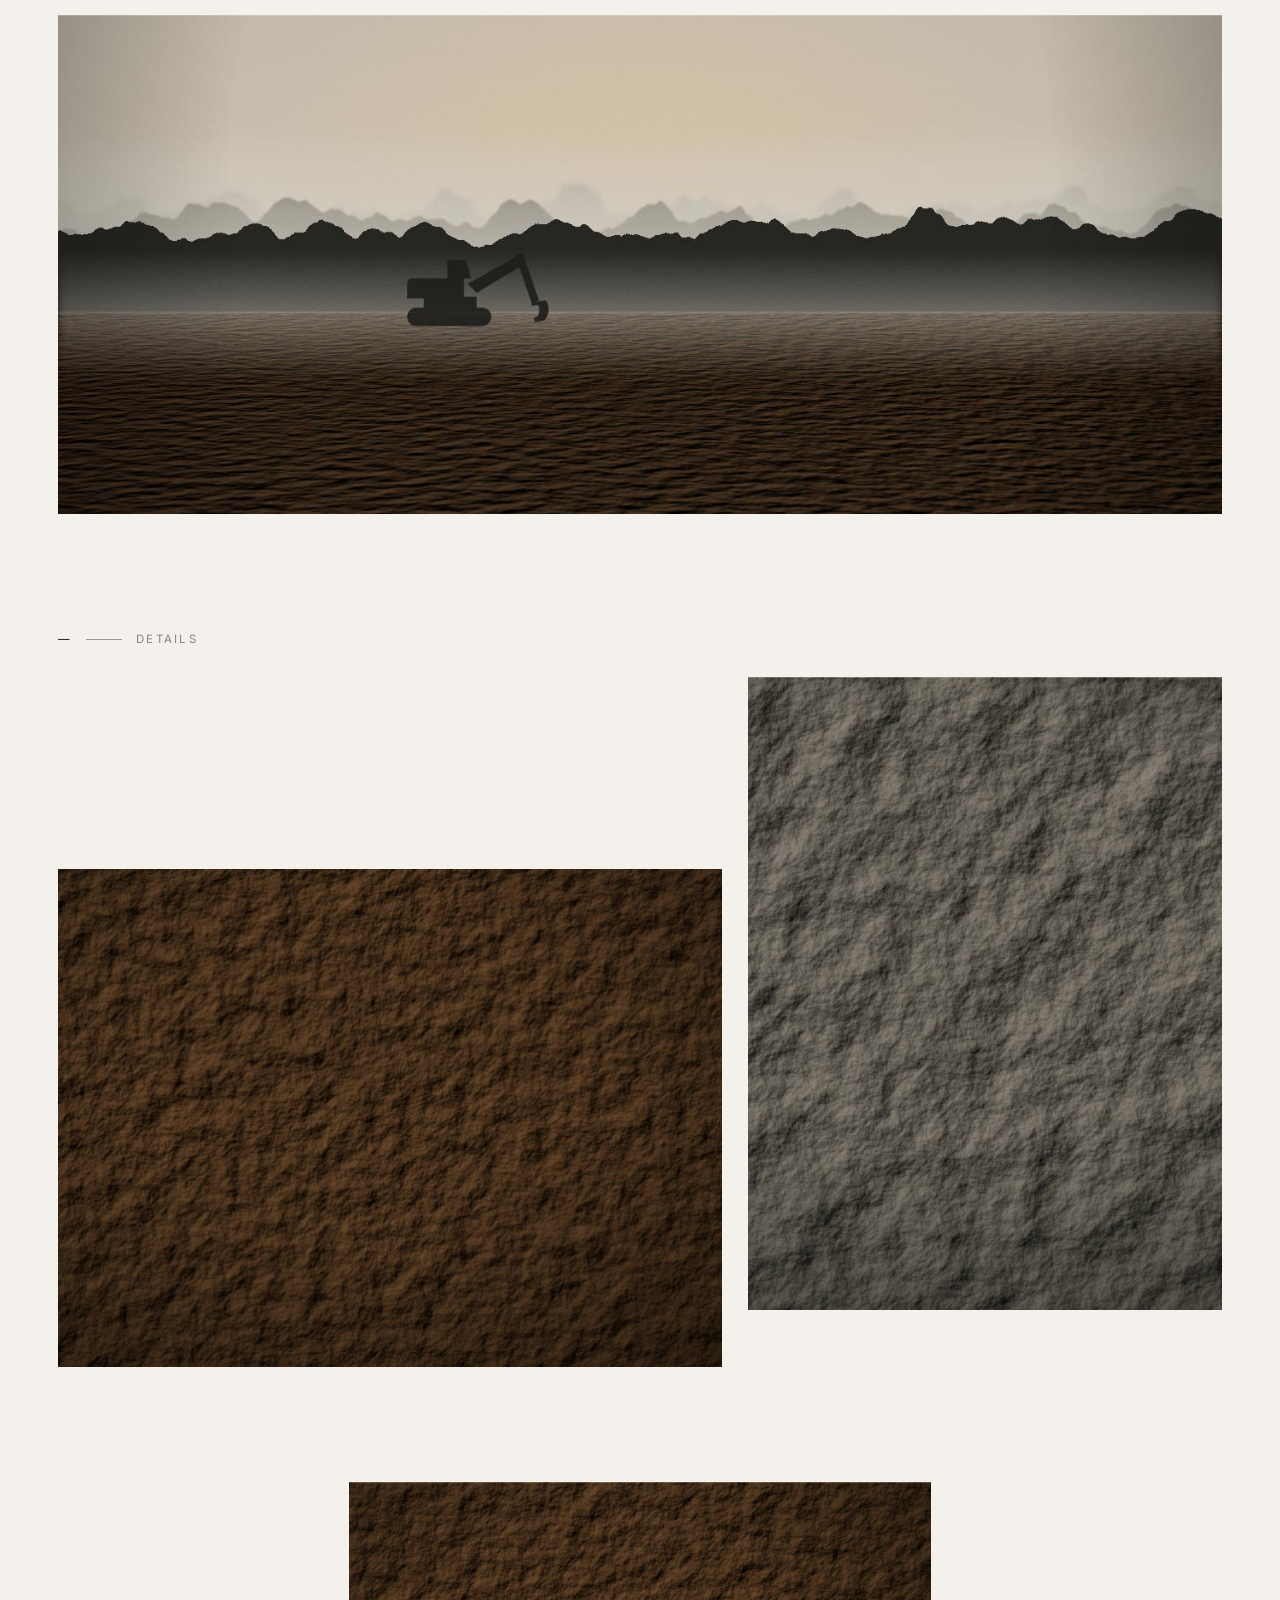
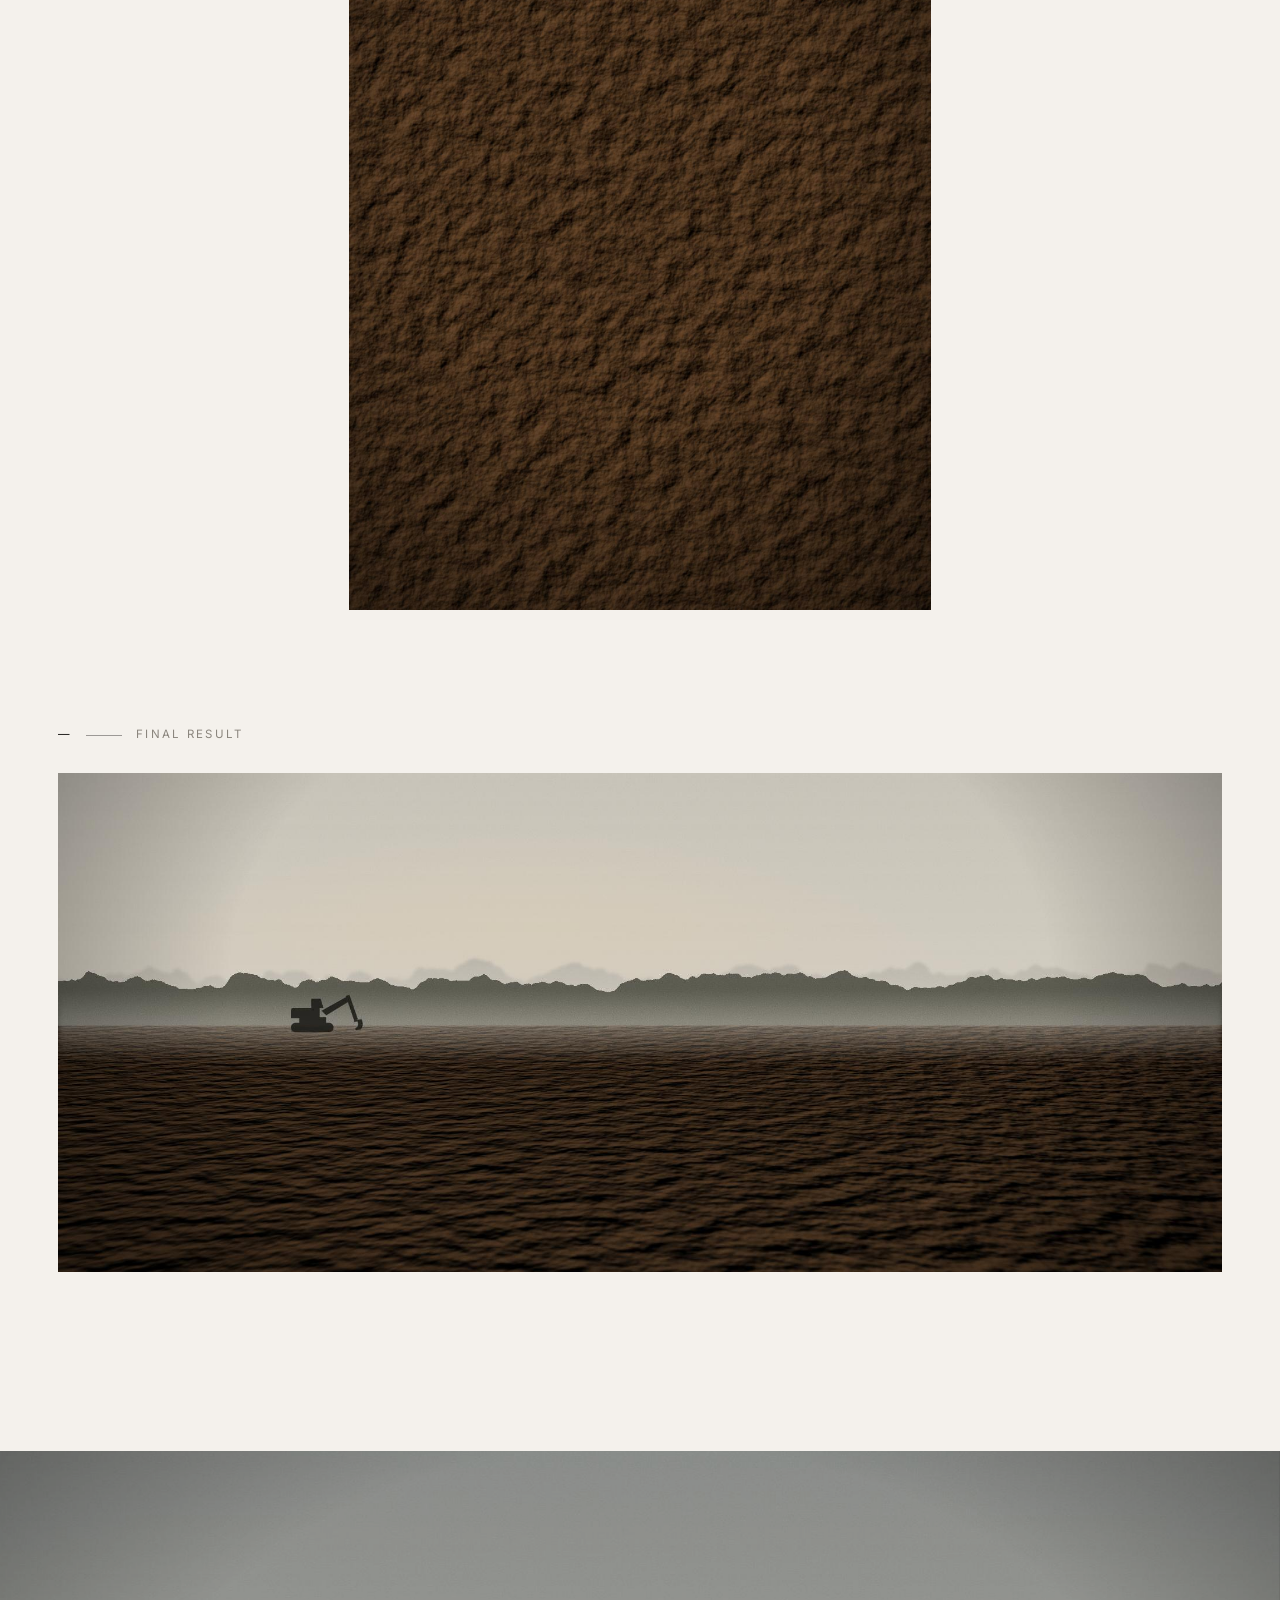
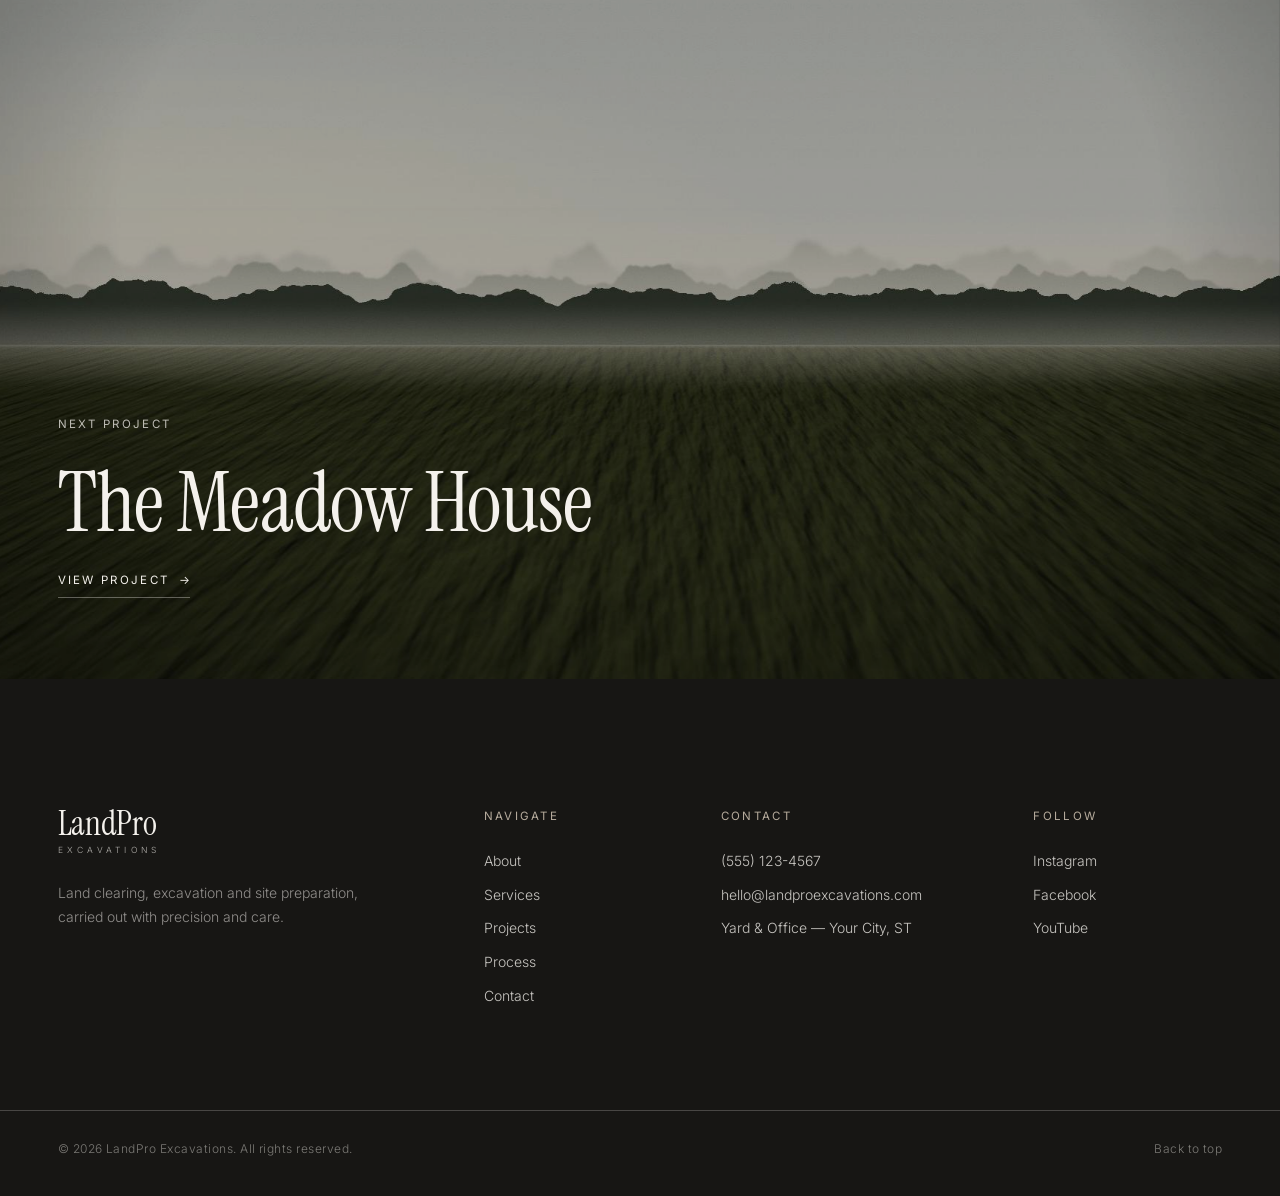
<file: landpro/project.html>
<!DOCTYPE html>
<html lang="en">
<head>
  <meta charset="UTF-8" />
  <meta name="viewport" content="width=device-width, initial-scale=1.0" />
  <title>Project — LandPro Excavations</title>
  <meta name="description" content="A LandPro Excavations project." />
  <meta name="theme-color" content="#171614" />
  <link rel="icon" href="data:image/svg+xml,%3Csvg xmlns='http://www.w3.org/2000/svg' viewBox='0 0 32 32'%3E%3Crect width='32' height='32' fill='%23171614'/%3E%3Cpath d='M6 22h20M9 18h14' stroke='%23F4F1EC' stroke-width='1.6'/%3E%3C/svg%3E" />
  <link rel="preconnect" href="https://fonts.googleapis.com" />
  <link rel="preconnect" href="https://fonts.gstatic.com" crossorigin />
  <link href="https://fonts.googleapis.com/css2?family=Instrument+Serif:ital@0;1&family=Inter:wght@300;400;500&display=swap" rel="stylesheet" />
  <link rel="stylesheet" href="css/styles.css" />
</head>
<body class="page-project">

  <header class="nav" id="nav">
    <div class="nav-inner">
      <a href="index.html" class="brand" aria-label="LandPro Excavations — home">
        <span class="brand-name">LandPro</span>
        <span class="brand-sub">Excavations</span>
      </a>
      <nav class="nav-links" id="navLinks" aria-label="Main">
        <a href="index.html#about" data-i18n="nav.about">About</a>
        <a href="index.html#services" data-i18n="nav.services">Services</a>
        <a href="index.html#projects" data-i18n="nav.projects">Projects</a>
        <a href="index.html#process" data-i18n="nav.process">Process</a>
        <a href="index.html#contact" data-i18n="nav.contact">Contact</a>
      </nav>
      <div class="nav-end">
        <div class="lang" role="group" aria-label="Language">
          <button type="button" data-lang="en" aria-pressed="true">EN</button><span>/</span><button type="button" data-lang="es" aria-pressed="false">ES</button>
        </div>
        <a href="index.html#contact" class="nav-cta"><span data-i18n="nav.start">Start a Project</span> <span class="arrow">→</span></a>
        <button class="menu-btn" id="menuBtn" aria-expanded="false" aria-controls="navLinks"><span class="menu-label" data-i18n="nav.menu">Menu</span><span class="menu-lines" aria-hidden="true"><i></i><i></i></span></button>
      </div>
    </div>
  </header>

  <main id="top">
    <!-- Hero -->
    <section class="pd-hero">
      <div class="hero-media" data-parallax="0.18"><img id="pdHeroImg" src="" alt="" width="1600" height="2000" /></div>
      <div class="hero-shade" aria-hidden="true"></div>
      <div class="wrap pd-hero-content">
        <a href="index.html#projects" class="pd-back fade"><span class="arrow">←</span> <span data-i18n="pd.back">All projects</span></a>
        <p class="kicker fade" id="pdKicker"></p>
        <h1 class="hero-title split" id="pdTitle"></h1>
      </div>
    </section>

    <!-- Meta + story -->
    <section class="section pd-intro">
      <div class="wrap pd-intro-grid">
        <dl class="pd-meta reveal">
          <div><dt data-i18n="pd.location">Location</dt><dd id="pdLocation"></dd></div>
          <div><dt data-i18n="pd.service">Service</dt><dd id="pdService"></dd></div>
          <div><dt data-i18n="pd.size">Scope</dt><dd id="pdSize"></dd></div>
          <div><dt data-i18n="pd.duration">Duration</dt><dd id="pdDuration"></dd></div>
          <div><dt data-i18n="pd.year">Year</dt><dd id="pdYear"></dd></div>
        </dl>
        <div class="pd-story">
          <p class="pd-lead split" id="pdLead"></p>
          <p class="reveal" id="pdBody"></p>
        </div>
      </div>
    </section>

    <!-- Gallery (filled by JS) -->
    <section class="pd-gallery" id="pdGallery" aria-label="Gallery"></section>

    <!-- Next project -->
    <a class="pd-next" id="pdNext" href="#">
      <div class="final-media"><img id="pdNextImg" src="" alt="" loading="lazy" /></div>
      <div class="final-shade" aria-hidden="true"></div>
      <div class="wrap pd-next-content">
        <p class="kicker" data-i18n="pd.next">Next project</p>
        <p class="display light" id="pdNextTitle"></p>
        <span class="link-arrow light"><span data-i18n="projects.view">View Project</span> <span class="arrow">→</span></span>
      </div>
    </a>
  </main>

  <footer class="footer">
    <div class="wrap footer-grid">
      <div class="footer-brand">
        <a href="index.html" class="brand"><span class="brand-name">LandPro</span><span class="brand-sub">Excavations</span></a>
        <p data-i18n="footer.about">Land clearing, excavation and site preparation, carried out with precision and care.</p>
      </div>
      <div>
        <p class="footer-h" data-i18n="footer.nav">Navigate</p>
        <ul>
          <li><a href="index.html#about" data-i18n="nav.about">About</a></li>
          <li><a href="index.html#services" data-i18n="nav.services">Services</a></li>
          <li><a href="index.html#projects" data-i18n="nav.projects">Projects</a></li>
          <li><a href="index.html#process" data-i18n="nav.process">Process</a></li>
          <li><a href="index.html#contact" data-i18n="nav.contact">Contact</a></li>
        </ul>
      </div>
      <div>
        <p class="footer-h" data-i18n="footer.contact">Contact</p>
        <ul>
          <li><a href="tel:+15551234567" data-cfg="phone" data-cfg-href="phoneHref">(555) 123-4567</a></li>
          <li><a href="mailto:hello@landproexcavations.com" data-cfg="email" data-cfg-href="emailHref">hello@landproexcavations.com</a></li>
          <li data-cfg="address">Yard &amp; Office — Your City, ST</li>
        </ul>
      </div>
      <div>
        <p class="footer-h" data-i18n="footer.follow">Follow</p>
        <ul>
          <li><a href="#" data-cfg-href="instagram">Instagram</a></li>
          <li><a href="#" data-cfg-href="facebook">Facebook</a></li>
          <li><a href="#" data-cfg-href="youtube">YouTube</a></li>
        </ul>
      </div>
    </div>
    <div class="wrap footer-base">
      <p>© <span class="year">2026</span> LandPro Excavations. <span data-i18n="footer.rights">All rights reserved.</span></p>
      <a href="#top" data-i18n="footer.top">Back to top</a>
    </div>
  </footer>

  <script src="js/data.js"></script>
  <script src="js/main.js"></script>
</body>
</html>
</file>
<file: landpro/css/styles.css>
/* ═══════════════════════════════════════════════════════════════
   LANDPRO EXCAVATIONS — styles.css
   Editorial · Architectural · Quiet
   ═══════════════════════════════════════════════════════════════ */
:root {
  --paper:   #F4F1EC;   /* warm white */
  --paper-2: #ECE8E1;   /* off-white */
  --ink:     #171614;   /* soft black */
  --char:    #2B2A27;   /* charcoal */
  --stone:   #8A857D;   /* stone grey */
  --taupe:   #B7AC9D;   /* subtle taupe */
  --line:    rgba(23, 22, 20, .14);
  --line-l:  rgba(244, 241, 236, .22);

  --serif: 'Instrument Serif', 'Cormorant Garamond', Georgia, serif;
  --sans:  'Inter', system-ui, -apple-system, 'Segoe UI', sans-serif;

  --gutter: clamp(20px, 4.5vw, 72px);
  --max: 1440px;
  --ease: cubic-bezier(.22, .61, .21, 1);
  --slow: 1.1s;
}

*, *::before, *::after { box-sizing: border-box; margin: 0; padding: 0; }
html { scroll-behavior: smooth; -webkit-text-size-adjust: 100%; }
body {
  font-family: var(--sans); font-weight: 300; font-size: 16px; line-height: 1.7;
  color: var(--ink); background: var(--paper);
  -webkit-font-smoothing: antialiased; text-rendering: optimizeLegibility;
  overflow-x: hidden;
}
img { display: block; width: 100%; height: 100%; object-fit: cover; }
a { color: inherit; text-decoration: none; }
ul, ol { list-style: none; }
button, input, select, textarea { font: inherit; color: inherit; background: none; border: 0; }
button { cursor: pointer; }
::selection { background: var(--ink); color: var(--paper); }
em { font-style: italic; }
.sr { position: absolute; width: 1px; height: 1px; overflow: hidden; clip: rect(0 0 0 0); white-space: nowrap; }

.wrap { width: 100%; max-width: var(--max); margin: 0 auto; padding: 0 var(--gutter); }
.section { padding: clamp(110px, 16vw, 220px) 0; }

/* ─── TYPE ─── */
.display, .hero-title, .pd-lead {
  font-family: var(--serif); font-weight: 400; letter-spacing: -.01em; line-height: 1.04;
}
.display { font-size: clamp(40px, 5.6vw, 88px); }
.display em, .hero-title em { color: var(--stone); }
.display.light, .hero-title { color: var(--paper); }
.display.light em, .hero-title em { color: rgba(244, 241, 236, .72); }
.kicker, .label, .nav-links a, .nav-cta, .lang, .menu-label, .footer-h, .link-arrow, .btn-line,
.service-num, .service-hover-cta, .step-num, .qcount, dt, .proj-meta, .scroll-cue, .pd-back {
  font-family: var(--sans); font-size: 11.5px; font-weight: 400; letter-spacing: .2em; text-transform: uppercase;
}
.label { display: flex; align-items: center; gap: 14px; color: var(--stone); margin-bottom: 36px; }
.label-num { color: var(--ink); }
.label-num::after { content: ''; display: inline-block; width: 36px; height: 1px; background: currentColor; opacity: .4; vertical-align: middle; margin-left: 14px; }
.arrow { display: inline-block; transition: transform .6s var(--ease); font-family: var(--sans); letter-spacing: 0; }

.link-arrow { display: inline-flex; align-items: center; gap: 10px; padding-bottom: 8px; position: relative; }
.link-arrow::after { content: ''; position: absolute; left: 0; bottom: 0; width: 100%; height: 1px; background: currentColor; opacity: .35; transform-origin: right; transition: transform .7s var(--ease), opacity .7s; }
.link-arrow:hover .arrow, .btn-line:hover .arrow, .nav-cta:hover .arrow { transform: translateX(6px); }
.link-arrow:hover::after { opacity: 1; }
.link-arrow.light { color: var(--paper); }

.btn-line {
  display: inline-flex; align-items: center; gap: 14px; padding: 17px 30px;
  border: 1px solid currentColor; transition: background .6s var(--ease), color .6s var(--ease);
}
.btn-line:hover { background: var(--ink); color: var(--paper); }
.btn-line.light { color: var(--paper); border-color: rgba(244, 241, 236, .6); }
.btn-line.light:hover { background: var(--paper); color: var(--ink); }

/* ─── NAV ─── */
.nav { position: fixed; inset: 0 0 auto; z-index: 50; color: var(--paper); transition: background .7s var(--ease), color .7s var(--ease), border-color .7s; border-bottom: 1px solid transparent; }
.nav-inner { max-width: var(--max); margin: 0 auto; padding: 0 var(--gutter); height: 88px; display: flex; align-items: center; justify-content: space-between; gap: 32px; transition: height .7s var(--ease); }
.nav.solid { background: rgba(244, 241, 236, .94); color: var(--ink); border-color: var(--line); backdrop-filter: blur(14px); -webkit-backdrop-filter: blur(14px); }
.nav.solid .nav-inner { height: 70px; }
.nav.hidden { transform: translateY(-100%); }
.nav { transition: background .7s var(--ease), color .7s var(--ease), border-color .7s, transform .7s var(--ease); }

.brand { display: inline-flex; flex-direction: column; line-height: 1; }
.brand-name { font-family: var(--serif); font-size: 27px; letter-spacing: -.01em; }
.brand-sub { font-size: 8.5px; letter-spacing: .5em; text-transform: uppercase; margin-top: 5px; opacity: .7; }

.nav-links { display: flex; gap: 38px; margin-left: auto; }
.nav-links a { position: relative; padding: 6px 0; opacity: .85; transition: opacity .4s; }
.nav-links a::after { content: ''; position: absolute; left: 0; bottom: 0; width: 100%; height: 1px; background: currentColor; transform: scaleX(0); transform-origin: right; transition: transform .6s var(--ease); }
.nav-links a:hover, .nav-links a.active { opacity: 1; }
.nav-links a:hover::after, .nav-links a.active::after { transform: scaleX(1); transform-origin: left; }

.nav-end { display: flex; align-items: center; gap: 30px; }
.lang { display: flex; align-items: center; gap: 6px; }
.lang span { opacity: .35; }
.lang button { letter-spacing: inherit; opacity: .45; transition: opacity .4s; padding: 4px 0; }
.lang button[aria-pressed="true"] { opacity: 1; }
.lang button:hover { opacity: 1; }
.nav-cta { display: inline-flex; align-items: center; gap: 10px; padding: 11px 18px; border: 1px solid currentColor; border-color: rgba(127, 127, 127, .45); transition: background .5s var(--ease), color .5s, border-color .5s; }
.nav-cta:hover { background: currentColor; }
.nav-cta:hover span { color: var(--ink); }
.nav.solid .nav-cta:hover span { color: var(--paper); }

.menu-btn { display: none; align-items: center; gap: 12px; }
.menu-lines { width: 22px; height: 8px; position: relative; }
.menu-lines i { position: absolute; left: 0; width: 100%; height: 1px; background: currentColor; transition: transform .5s var(--ease), top .5s var(--ease); }
.menu-lines i:first-child { top: 0; } .menu-lines i:last-child { top: 7px; }
.menu-open .menu-lines i:first-child { top: 4px; transform: rotate(45deg); }
.menu-open .menu-lines i:last-child { top: 4px; transform: rotate(-45deg); }

/* ─── HERO ─── */
.hero, .pd-hero { position: relative; height: 100vh; height: 100svh; min-height: 620px; overflow: hidden; color: var(--paper); background: var(--char); }
.hero-media { position: absolute; inset: -6% 0; will-change: transform; }
.hero-media img { animation: heroIn 2.8s var(--ease) both; }
@keyframes heroIn { from { transform: scale(1.08); opacity: .4; } to { transform: scale(1); opacity: 1; } }
.hero-shade { position: absolute; inset: 0; background: linear-gradient(180deg, rgba(10, 10, 9, .28) 0%, rgba(10, 10, 9, 0) 28%, rgba(10, 10, 9, 0) 55%, rgba(10, 10, 9, .45) 100%); }
.hero-content { position: absolute; left: 0; right: 0; bottom: clamp(48px, 8vh, 96px); }
.hero-kicker { margin-bottom: 28px; opacity: .85; }
.hero-title { font-size: clamp(46px, 7.4vw, 124px); line-height: .98; max-width: 11em; }
.hero-bottom { display: flex; justify-content: space-between; align-items: flex-end; gap: 40px; margin-top: 44px; }
.hero-text { max-width: 400px; font-size: 15px; color: rgba(244, 241, 236, .82); }
.scroll-cue { position: absolute; right: var(--gutter); top: 50%; display: flex; flex-direction: column; align-items: center; gap: 16px; color: rgba(244, 241, 236, .7); writing-mode: vertical-rl; }
.scroll-cue i { width: 1px; height: 64px; background: rgba(244, 241, 236, .3); position: relative; overflow: hidden; }
.scroll-cue i::after { content: ''; position: absolute; left: 0; top: -40%; width: 100%; height: 40%; background: var(--paper); animation: cue 2.6s var(--ease) infinite; }
@keyframes cue { to { top: 100%; } }

/* ─── INTRO ─── */
.intro-grid { display: grid; grid-template-columns: 1fr 3fr; gap: 40px; align-items: start; }
.intro .label, .section-head .label { margin-top: 1.4em; }
.intro .display { max-width: 17ch; }
.intro-text { max-width: 520px; margin-top: 56px; margin-left: auto; margin-right: 8%; font-size: 17px; color: var(--char); }

.section-head { display: grid; grid-template-columns: 1fr 3fr; gap: 40px; margin-bottom: clamp(56px, 7vw, 104px); align-items: start; }
.section-head .display { max-width: 16ch; }

/* ─── MEDIA / IMAGE REVEAL ─── */
.media { position: relative; overflow: hidden; background: var(--paper-2); }
.media img { transition: transform 1.6s var(--ease); }

/* ─── SERVICES ─── */
.services { background: var(--paper); padding-top: 0; }
.services-track { max-width: var(--max); margin: 0 auto; padding: 0 var(--gutter); display: grid; grid-template-columns: repeat(3, 1fr); gap: clamp(16px, 2vw, 32px) clamp(16px, 2vw, 32px); }
.service { position: relative; display: block; }
.service:nth-child(3n+2) { margin-top: clamp(40px, 7vw, 120px); }
.service .media { aspect-ratio: 4 / 5; }
.service-hover { position: absolute; inset: 0; bottom: auto; aspect-ratio: 4 / 5; display: flex; flex-direction: column; justify-content: flex-end; padding: 32px; color: var(--paper); background: linear-gradient(180deg, transparent 50%, rgba(10, 10, 9, .45)); opacity: 0; transition: opacity .8s var(--ease); pointer-events: none; }
.service-hover-name { font-family: var(--serif); font-size: clamp(30px, 2.6vw, 42px); line-height: 1.05; transform: translateY(14px); transition: transform .9s var(--ease); }
.service-hover-cta { margin-top: 12px; opacity: .85; transform: translateY(14px); transition: transform .9s var(--ease) .06s; }
.service-cap { display: grid; grid-template-columns: 44px 1fr; gap: 2px 0; padding-top: 20px; }
.service-num { color: var(--char); font-size: 12.5px; font-weight: 500; letter-spacing: .12em; font-variant-numeric: tabular-nums; grid-row: span 2; padding-top: 8px; }
.service-name { font-family: var(--serif); font-size: 26px; line-height: 1.2; }
.service-desc { font-size: 14px; color: var(--stone); }
@media (hover: hover) {
  .service:hover .media img { transform: scale(1.045); }
  .service:hover .service-hover { opacity: 1; }
  .service:hover .service-hover-name, .service:hover .service-hover-cta { transform: none; }
}

/* ─── PROJECTS (editorial grid) ─── */
.projects { background: var(--paper-2); }
.editorial { display: grid; grid-template-columns: repeat(12, 1fr); column-gap: clamp(16px, 2vw, 32px); row-gap: clamp(64px, 8vw, 140px); }
.proj { position: relative; display: block; }
.proj .media { position: relative; }
.proj .media::after { content: ''; position: absolute; inset: 0; background: rgba(10, 10, 9, 0); transition: background 1.2s var(--ease); }
.proj img { transition: transform 2.2s var(--ease); }
.proj-info { padding-top: 22px; display: flex; flex-direction: column; gap: 6px; }
.proj-name { font-family: var(--serif); font-size: clamp(26px, 2.4vw, 36px); line-height: 1.1; }
.proj-meta { color: var(--stone); display: flex; flex-wrap: wrap; gap: 6px 18px; }
.proj-meta span + span::before { content: ''; display: inline-block; width: 18px; height: 1px; background: currentColor; opacity: .5; vertical-align: middle; margin-right: 18px; }
.proj-view { position: absolute; top: 24px; right: 24px; color: var(--paper); opacity: 0; transform: translateY(8px); transition: opacity .9s var(--ease), transform .9s var(--ease); }
@media (hover: hover) {
  .proj:hover img { transform: scale(1.06); }
  .proj:hover .media::after { background: rgba(10, 10, 9, .12); }
  .proj:hover .proj-view { opacity: 1; transform: none; }
  .proj .proj-info { opacity: .0; transform: translateY(10px); transition: opacity .9s var(--ease), transform .9s var(--ease); }
  .proj:hover .proj-info, .proj:focus-visible .proj-info { opacity: 1; transform: none; }
}
/* asymmetric placement */
.proj:nth-child(1) { grid-column: 1 / span 7; } .proj:nth-child(1) .media { aspect-ratio: 4 / 5; }
.proj:nth-child(2) { grid-column: 9 / span 4; align-self: center; } .proj:nth-child(2) .media { aspect-ratio: 3 / 4; }
.proj:nth-child(3) { grid-column: 2 / span 10; } .proj:nth-child(3) .media { aspect-ratio: 16 / 9; }
.proj:nth-child(4) { grid-column: 1 / span 5; align-self: end; } .proj:nth-child(4) .media { aspect-ratio: 4 / 5; }
.proj:nth-child(5) { grid-column: 7 / span 6; } .proj:nth-child(5) .media { aspect-ratio: 4 / 3; margin-top: 18vw; }
.proj:nth-child(6) { grid-column: 3 / span 6; } .proj:nth-child(6) .media { aspect-ratio: 4 / 5; }

/* ─── PROCESS ─── */
.process { background: var(--paper); }
.process-track { display: grid; grid-template-columns: repeat(4, 1fr); gap: clamp(16px, 2vw, 32px); counter-reset: s; }
.step:nth-child(even) { margin-top: clamp(40px, 5vw, 88px); }
.step .media { aspect-ratio: 4 / 5; }
.step-head { display: flex; align-items: center; gap: 14px; margin-top: 26px; }
.step-num { color: var(--char); font-size: 12.5px; font-weight: 500; letter-spacing: .12em; font-variant-numeric: tabular-nums; }
.step-rule { width: 28px; height: 1px; background: var(--line); background: var(--stone); opacity: .5; }
.step-title { font-family: var(--sans); font-size: 12px; letter-spacing: .24em; text-transform: uppercase; font-weight: 500; }
.step-text { font-family: var(--serif); font-size: 24px; line-height: 1.25; margin-top: 12px; max-width: 16ch; }

/* ─── ABOUT ─── */
.about { background: var(--ink); color: var(--paper); }
.about .label, .about .label-num { color: var(--taupe); }
.about .display em { color: var(--taupe); }
.about-grid { display: grid; grid-template-columns: 1.15fr 1fr; gap: clamp(48px, 8vw, 140px); align-items: center; }
.about-collage { position: relative; aspect-ratio: 1 / 1.08; }
.about-a { position: absolute; left: 0; top: 0; width: 78%; aspect-ratio: 4 / 3; }
.about-b { position: absolute; right: 0; top: 40%; width: 40%; aspect-ratio: 4 / 5; }
.about-c { position: absolute; left: 12%; bottom: 0; width: 34%; aspect-ratio: 4 / 5; }
.about-copy p:not(.label) { color: rgba(244, 241, 236, .72); max-width: 460px; margin-top: 26px; }
.about-copy .display { max-width: 12ch; }
.facts { display: grid; margin-top: 56px; max-width: 520px; border-bottom: 1px solid var(--line-l); }
.facts div { display: grid; grid-template-columns: 13rem minmax(0, 1fr); gap: 24px; align-items: baseline; padding: 18px 0; border-top: 1px solid var(--line-l); }
.facts dt { color: var(--paper); }
.facts dd { font-size: 14px; color: rgba(244, 241, 236, .6); }

/* ─── VISIT ─── */
.visit { background: var(--paper); display: grid; grid-template-columns: 1.3fr 1fr; align-items: center; gap: clamp(40px, 6vw, 100px); padding-right: 0; }
.visit-media { position: relative; display: grid; grid-template-columns: 1.6fr 1fr; gap: clamp(12px, 1.5vw, 24px); align-items: end; }
.visit-a { aspect-ratio: 4 / 5; }
.visit-b { aspect-ratio: 3 / 4; margin-bottom: 18%; }
.visit-copy { max-width: 560px; padding-left: 0; margin: 0; }
.visit-copy .display { max-width: 11ch; }
.visit-copy > p:not(.label) { color: var(--char); margin-top: 28px; max-width: 420px; }
.visit-info { display: grid; grid-template-columns: 1fr 1fr; gap: 24px; margin: 44px 0 44px; padding-top: 28px; border-top: 1px solid var(--line); }
.visit-info dt { color: var(--stone); margin-bottom: 8px; }
.visit-info dd { font-size: 15px; }

/* ─── QUOTES ─── */
.quotes { background: var(--paper-2); }
.quotes-inner { text-align: center; display: flex; flex-direction: column; align-items: center; }
.quotes .label { justify-content: center; }
.quote-stage { display: grid; width: 100%; max-width: 1100px; }
.quote { grid-area: 1 / 1; opacity: 0; visibility: hidden; transform: translateY(10px); transition: opacity 1s var(--ease), transform 1s var(--ease), visibility 1s; }
.quote.is-active { opacity: 1; visibility: visible; transform: none; }
.quote blockquote { font-family: var(--serif); font-size: clamp(32px, 4.4vw, 68px); line-height: 1.12; letter-spacing: -.01em; }
.quote blockquote::before { content: '“'; } .quote blockquote::after { content: '”'; }
.quote figcaption { margin-top: 40px; font-size: 13px; letter-spacing: .14em; text-transform: uppercase; color: var(--stone); }
.quote-nav { display: flex; align-items: center; gap: 28px; margin-top: 56px; }
.qbtn { width: 46px; height: 46px; border: 1px solid var(--line); border-radius: 50%; font-size: 15px; transition: background .5s var(--ease), color .5s, border-color .5s; }
.qbtn:hover { background: var(--ink); color: var(--paper); border-color: var(--ink); }
.qcount { color: var(--stone); min-width: 64px; }

/* ─── FINAL CTA ─── */
.final, .pd-next { position: relative; display: block; height: 92vh; min-height: 560px; overflow: hidden; background: var(--char); color: var(--paper); }
.final-media { position: absolute; inset: -8% 0; will-change: transform; }
.final-shade { position: absolute; inset: 0; background: rgba(10, 10, 9, .22); }
.final-content { position: relative; height: 100%; display: flex; flex-direction: column; justify-content: center; align-items: center; text-align: center; gap: 48px; }
.final-content .display { max-width: 13ch; font-size: clamp(44px, 6.6vw, 108px); }

/* ─── CONTACT ─── */
.contact { background: var(--paper); }
.contact-grid { display: grid; grid-template-columns: 1fr 1.1fr; gap: clamp(48px, 8vw, 140px); }
.contact-copy .display { max-width: 10ch; }
.contact-copy > p:not(.label) { color: var(--char); margin-top: 28px; max-width: 400px; }
.contact-lines { margin-top: 48px; display: grid; gap: 10px; font-size: 15px; }
.contact-lines a { border-bottom: 1px solid transparent; transition: border-color .5s; }
.contact-lines a:hover { border-color: currentColor; }
.contact-lines li:last-child { color: var(--stone); }

.form { display: grid; gap: 34px; align-content: start; padding-top: 12px; }
.field-row { display: grid; grid-template-columns: 1fr 1fr; gap: 34px; }
.field { position: relative; display: block; }
.field input, .field select, .field textarea {
  width: 100%; padding: 22px 0 10px; border-bottom: 1px solid var(--line); border-radius: 0; outline: none;
  font-size: 16px; font-weight: 300; transition: border-color .5s var(--ease); resize: none; appearance: none;
}
.field select { cursor: pointer; background: url("data:image/svg+xml,%3Csvg xmlns='http://www.w3.org/2000/svg' width='10' height='6'%3E%3Cpath d='M1 1l4 4 4-4' fill='none' stroke='%238A857D'/%3E%3C/svg%3E") right 2px center no-repeat; }
.field span { position: absolute; left: 0; top: 22px; font-size: 15px; color: var(--stone); pointer-events: none; transform-origin: left top; transition: transform .5s var(--ease), color .5s; }
.field input:focus, .field select:focus, .field textarea:focus { border-color: var(--ink); }
.field input:focus + span, .field input:not(:placeholder-shown) + span,
.field textarea:focus + span, .field textarea:not(:placeholder-shown) + span,
.field span.is-up { transform: translateY(-22px) scale(.78); letter-spacing: .04em; }
.field .invalid { border-color: #9b4a3c; }
.form-foot { display: flex; align-items: center; gap: 28px; flex-wrap: wrap; margin-top: 8px; }
.form-status { font-size: 14px; color: var(--stone); }
.form-status.ok { color: var(--ink); }
.form-status.err { color: #9b4a3c; }

/* ─── FOOTER ─── */
.footer { background: var(--ink); color: var(--paper); padding: clamp(80px, 10vw, 140px) 0 36px; }
.footer-grid { display: grid; grid-template-columns: 2fr 1fr 1.4fr 1fr; gap: 48px; padding-bottom: clamp(64px, 8vw, 120px); }
.footer-brand .brand-name { font-size: 34px; }
.footer-brand p { color: rgba(244, 241, 236, .55); max-width: 300px; margin-top: 26px; font-size: 14px; }
.footer-h { color: var(--taupe); margin-bottom: 22px; }
.footer ul { display: grid; gap: 10px; font-size: 14px; color: rgba(244, 241, 236, .8); }
.footer ul a:hover { color: var(--paper); }
.footer-base { display: flex; justify-content: space-between; gap: 20px; padding-top: 28px; border-top: 1px solid var(--line-l); font-size: 12px; color: rgba(244, 241, 236, .45); letter-spacing: .04em; }
.footer-base a:hover { color: var(--paper); }

/* ─── PROJECT DETAIL ─── */
.pd-hero-content { position: absolute; left: 0; right: 0; bottom: clamp(48px, 9vh, 110px); }
.pd-hero .hero-title { max-width: 16ch; }
.pd-back { display: inline-flex; gap: 10px; color: rgba(244, 241, 236, .8); margin-bottom: 64px; }
.pd-back:hover .arrow { transform: translateX(-6px); }
.pd-hero .kicker { margin-bottom: 22px; color: rgba(244, 241, 236, .8); }
.pd-intro-grid { display: grid; grid-template-columns: 1fr 2.2fr; gap: clamp(40px, 8vw, 140px); }
.pd-meta { display: grid; gap: 0; align-content: start; border-top: 1px solid var(--line); }
.pd-meta div { display: flex; justify-content: space-between; gap: 20px; padding: 16px 0; border-bottom: 1px solid var(--line); }
.pd-meta dt { color: var(--stone); }
.pd-meta dd { font-size: 14px; text-align: right; }
.pd-lead { font-size: clamp(30px, 3.4vw, 52px); line-height: 1.15; }
.pd-story > p:not(.pd-lead) { margin-top: 40px; max-width: 560px; margin-left: auto; color: var(--char); font-size: 17px; }
.pd-gallery { padding-bottom: clamp(110px, 14vw, 200px); display: grid; gap: clamp(64px, 9vw, 150px); }
.pd-full .media { aspect-ratio: 21 / 9; }
.pd-pair { display: grid; grid-template-columns: 1.4fr 1fr; gap: clamp(16px, 2vw, 32px); align-items: end; }
.pd-pair .media:first-child { aspect-ratio: 4 / 3; }
.pd-pair .media:last-child { aspect-ratio: 3 / 4; margin-bottom: 12%; }
.pd-single { display: grid; grid-template-columns: repeat(12, 1fr); }
.pd-single .media { grid-column: 4 / span 6; aspect-ratio: 4 / 5; }
.pd-caption { display: flex; align-items: center; gap: 14px; margin-bottom: 28px; }
.pd-next-content { position: relative; height: 100%; display: flex; flex-direction: column; justify-content: flex-end; gap: 24px; padding-bottom: clamp(48px, 9vh, 110px); }
.pd-next .display { font-size: clamp(44px, 6.6vw, 108px); }
.pd-next .final-media img { transition: transform 2.2s var(--ease); }
.pd-next:hover .final-media img { transform: scale(1.04); }
.pd-next .kicker { color: rgba(244, 241, 236, .75); }
.pd-next-content .link-arrow { align-self: flex-start; }

/* ═══════════ MOTION ═══════════ */
.js .fade { opacity: 0; transform: translateY(16px); transition: opacity 1.2s var(--ease), transform 1.2s var(--ease); }
.js .fade.in { opacity: 1; transform: none; }
.js .reveal { opacity: 0; transform: translateY(28px); transition: opacity 1s var(--ease), transform 1s var(--ease); }
.js .reveal.in { opacity: 1; transform: none; }
.js .reveal-img { clip-path: inset(12% 0 0 0); transition: clip-path 1.4s var(--ease); }
.js .reveal-img img { transform: scale(1.12); transition: transform 2s var(--ease); }
.js .reveal-img.in { clip-path: inset(0 0 0 0); }
.js .reveal-img.in img { transform: scale(1); }
.split .w { display: inline-block; overflow: hidden; vertical-align: top; padding-bottom: .08em; margin-bottom: -.08em; }
.split .w > span { display: inline-block; transform: translateY(105%); transition: transform 1.1s var(--ease); transition-delay: calc(var(--i) * 45ms); }
.split.in .w > span { transform: none; }
.js .split:not(.ready) { opacity: 0; }

/* ═══════════ RESPONSIVE ═══════════ */
@media (max-width: 1180px) {
  .nav-links { gap: 26px; }
  .nav-end { gap: 22px; }
}
@media (max-width: 1024px) {
  .menu-btn { display: inline-flex; }
  .nav-cta { display: none; }
  .nav-links {
    position: fixed; inset: 0; z-index: -1; margin: 0; flex-direction: column; justify-content: center; gap: 6px;
    padding: 0 var(--gutter); background: var(--ink); color: var(--paper);
    opacity: 0; visibility: hidden; transition: opacity .7s var(--ease), visibility .7s;
  }
  .nav-links a { font-family: var(--serif); font-size: clamp(40px, 9vw, 64px); letter-spacing: -.01em; text-transform: none; opacity: 0; transform: translateY(20px); transition: opacity .8s var(--ease), transform .8s var(--ease); }
  .nav-links a::after { display: none; }
  .menu-open .nav-links { opacity: 1; visibility: visible; }
  .menu-open .nav-links a { opacity: 1; transform: none; }
  .menu-open .nav-links a:nth-child(2) { transition-delay: .05s; } .menu-open .nav-links a:nth-child(3) { transition-delay: .1s; }
  .menu-open .nav-links a:nth-child(4) { transition-delay: .15s; } .menu-open .nav-links a:nth-child(5) { transition-delay: .2s; }
  .menu-open.nav, .menu-open.nav.solid { color: var(--paper); background: transparent; border-color: transparent; backdrop-filter: none; -webkit-backdrop-filter: none; }

  .intro-grid, .section-head { grid-template-columns: 1fr; gap: 0; }
  .about-grid, .contact-grid, .pd-intro-grid { grid-template-columns: 1fr; }
  .about-collage { max-width: 720px; }
  .visit { grid-template-columns: 1fr; padding-right: 0; }
  .visit-copy { padding: 0 var(--gutter); }
  .visit-media { padding-right: var(--gutter); }
  .footer-grid { grid-template-columns: 1fr 1fr; }
  .process-track { grid-template-columns: repeat(2, 1fr); row-gap: 64px; }
  .step:nth-child(even) { margin-top: 56px; }
  .step:nth-child(3) { margin-top: -56px; }
  .step:nth-child(4) { margin-top: 0; }
}
@media (max-width: 760px) {
  body { font-size: 15px; }
  .nav-inner { height: 72px; }
  .nav.solid .nav-inner { height: 62px; }
  .brand-name { font-size: 24px; }
  .lang { font-size: 11px; }
  .menu-label { display: none; }
  .scroll-cue { display: none; }

  .hero-content { bottom: 36px; }
  .hero-title { font-size: clamp(44px, 13vw, 64px); }
  .hero-bottom { flex-direction: column; align-items: flex-start; gap: 28px; margin-top: 28px; }
  .hero-media img { object-position: 62% center; }

  .intro-text { margin: 40px 0 0; font-size: 16px; }

  /* services become a swipeable filmstrip */
  .services-track { display: flex; overflow-x: auto; scroll-snap-type: x mandatory; scroll-padding-inline: var(--gutter); gap: 14px; padding-bottom: 8px; scrollbar-width: none; -webkit-overflow-scrolling: touch; }
  .services-track::-webkit-scrollbar { display: none; }
  .service { flex: 0 0 78%; scroll-snap-align: start; }
  .service:nth-child(3n+2) { margin-top: 0; }
  .service-hover { display: none; }

  /* editorial rhythm on mobile: alternate bleed and inset */
  .editorial { display: flex; flex-direction: column; row-gap: 72px; padding: 0; }
  .proj { width: 100%; }
  .proj .proj-info { padding-left: var(--gutter); padding-right: var(--gutter); }
  .proj:nth-child(3n+1) .media { aspect-ratio: 4 / 5; }
  .proj:nth-child(3n+2) { width: 78%; margin-left: auto; padding-right: var(--gutter); }
  .proj:nth-child(3n+2) .proj-info { padding: 20px 0 0; }
  .proj:nth-child(3n+2) .media { aspect-ratio: 3 / 4; }
  .proj:nth-child(3n) { width: 86%; padding-left: var(--gutter); }
  .proj:nth-child(3n) .proj-info { padding: 20px 0 0; }
  .proj:nth-child(3n) .media { aspect-ratio: 4 / 3; margin-top: 0; }
  .proj:nth-child(5) .media { margin-top: 0; }
  .proj-view { display: none; }

  .process-track { display: flex; overflow-x: auto; scroll-snap-type: x mandatory; scroll-padding-inline: var(--gutter); gap: 14px; scrollbar-width: none; padding-right: var(--gutter); }
  .process-track::-webkit-scrollbar { display: none; }
  .step { flex: 0 0 74%; scroll-snap-align: start; }
  .step:nth-child(n) { margin-top: 0; }
  .step-text { font-size: 22px; }

  .about-collage { aspect-ratio: 1 / 1.25; }
  .about-a { width: 88%; }
  .about-b { width: 46%; top: 44%; }
  .about-c { width: 40%; left: 4%; }
  .facts div { grid-template-columns: 1fr; gap: 6px; padding: 16px 0; }

  .visit-media { grid-template-columns: 1fr; padding-right: 0; }
  .visit-a { aspect-ratio: 4 / 5; width: 100%; }
  .visit-b { display: none; }
  .visit-info { grid-template-columns: 1fr; }

  .quote blockquote { font-size: clamp(28px, 8vw, 40px); }
  .field-row { grid-template-columns: 1fr; }
  .final, .pd-next { height: 80vh; }

  .footer-grid { grid-template-columns: 1fr; gap: 40px; }
  .footer-base { flex-direction: column; }

  .pd-full .media { aspect-ratio: 4 / 5; }
  .pd-pair { grid-template-columns: 1fr; }
  .pd-pair .media:last-child { width: 70%; margin: 0 0 0 auto; }
  .pd-single .media { grid-column: 2 / span 10; }
  .pd-meta dd { text-align: right; }
}

@media (prefers-reduced-motion: reduce) {
  html { scroll-behavior: auto; }
  *, *::before, *::after { animation: none !important; transition-duration: .01ms !important; transition-delay: 0s !important; }
  .js .fade, .js .reveal { opacity: 1; transform: none; }
  .js .reveal-img { clip-path: none; } .js .reveal-img img { transform: none; }
  .split .w > span { transform: none; } .js .split:not(.ready) { opacity: 1; }
}
</file>
